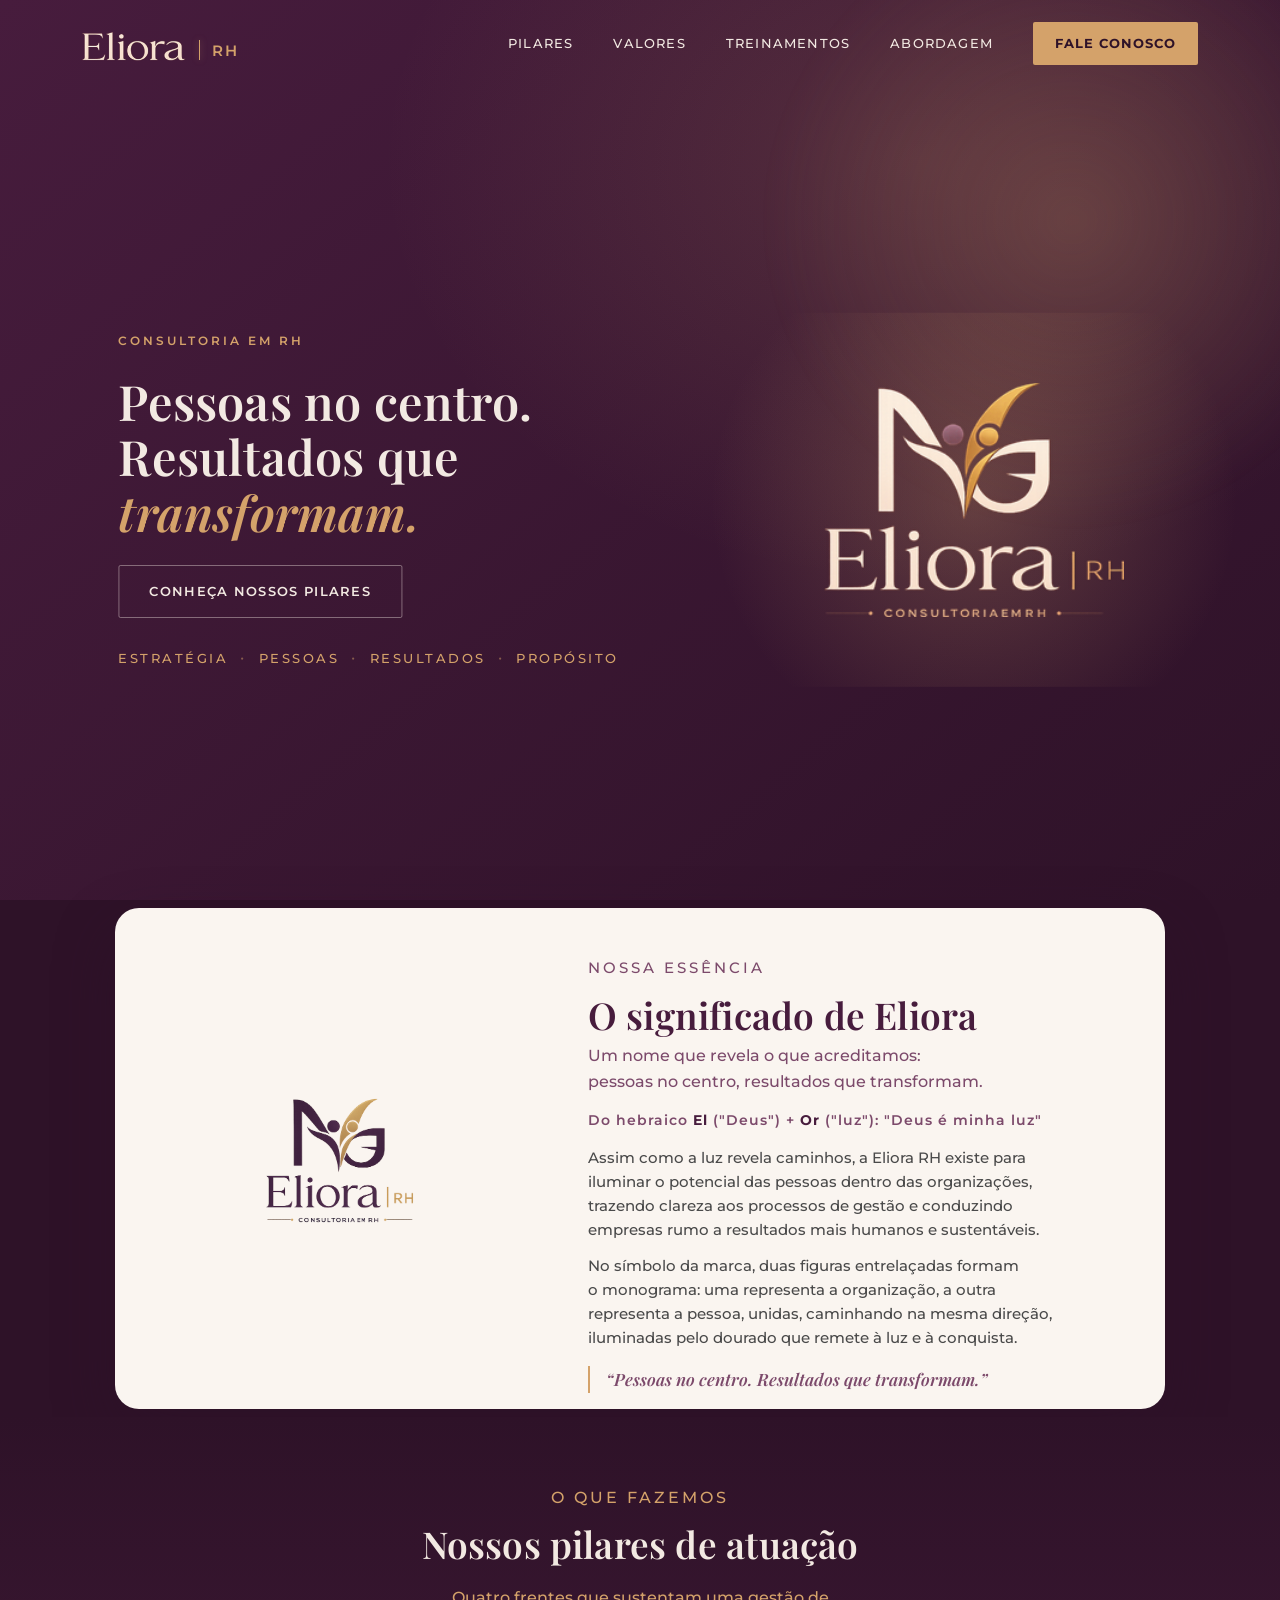
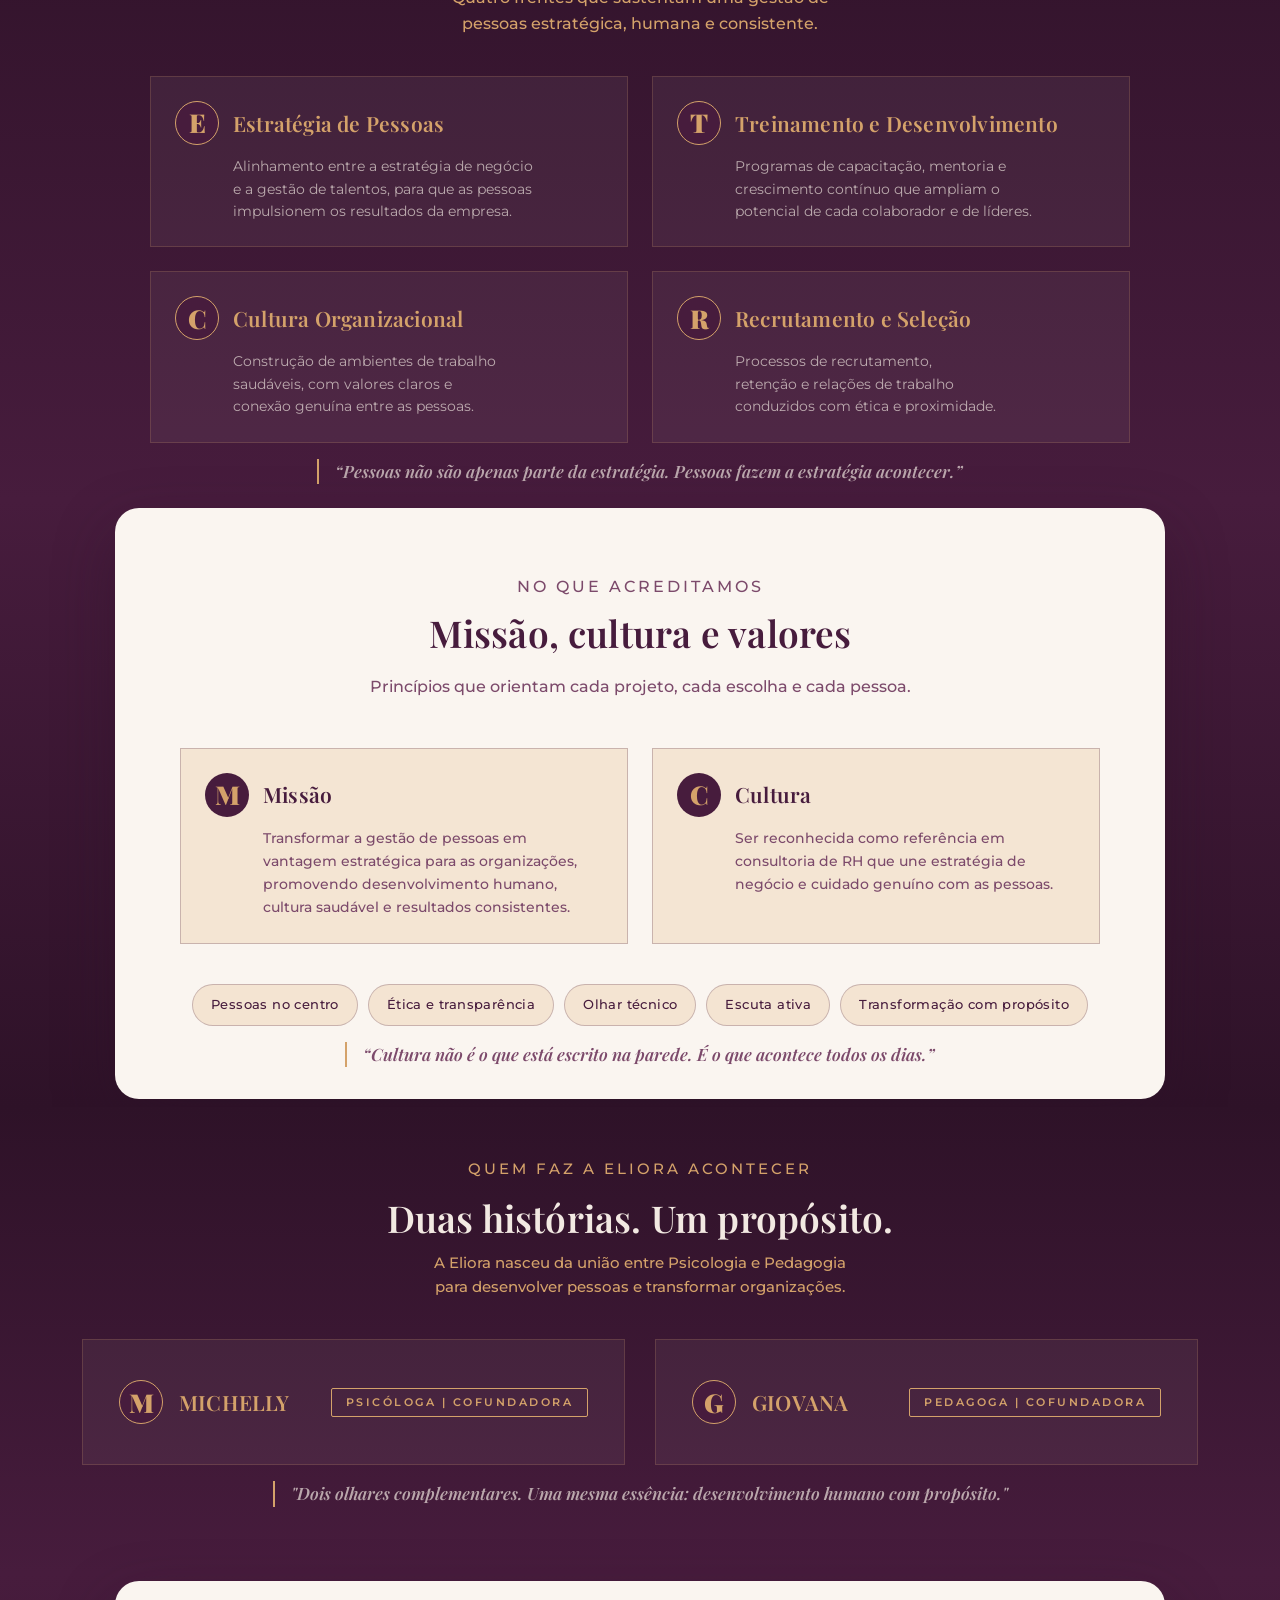
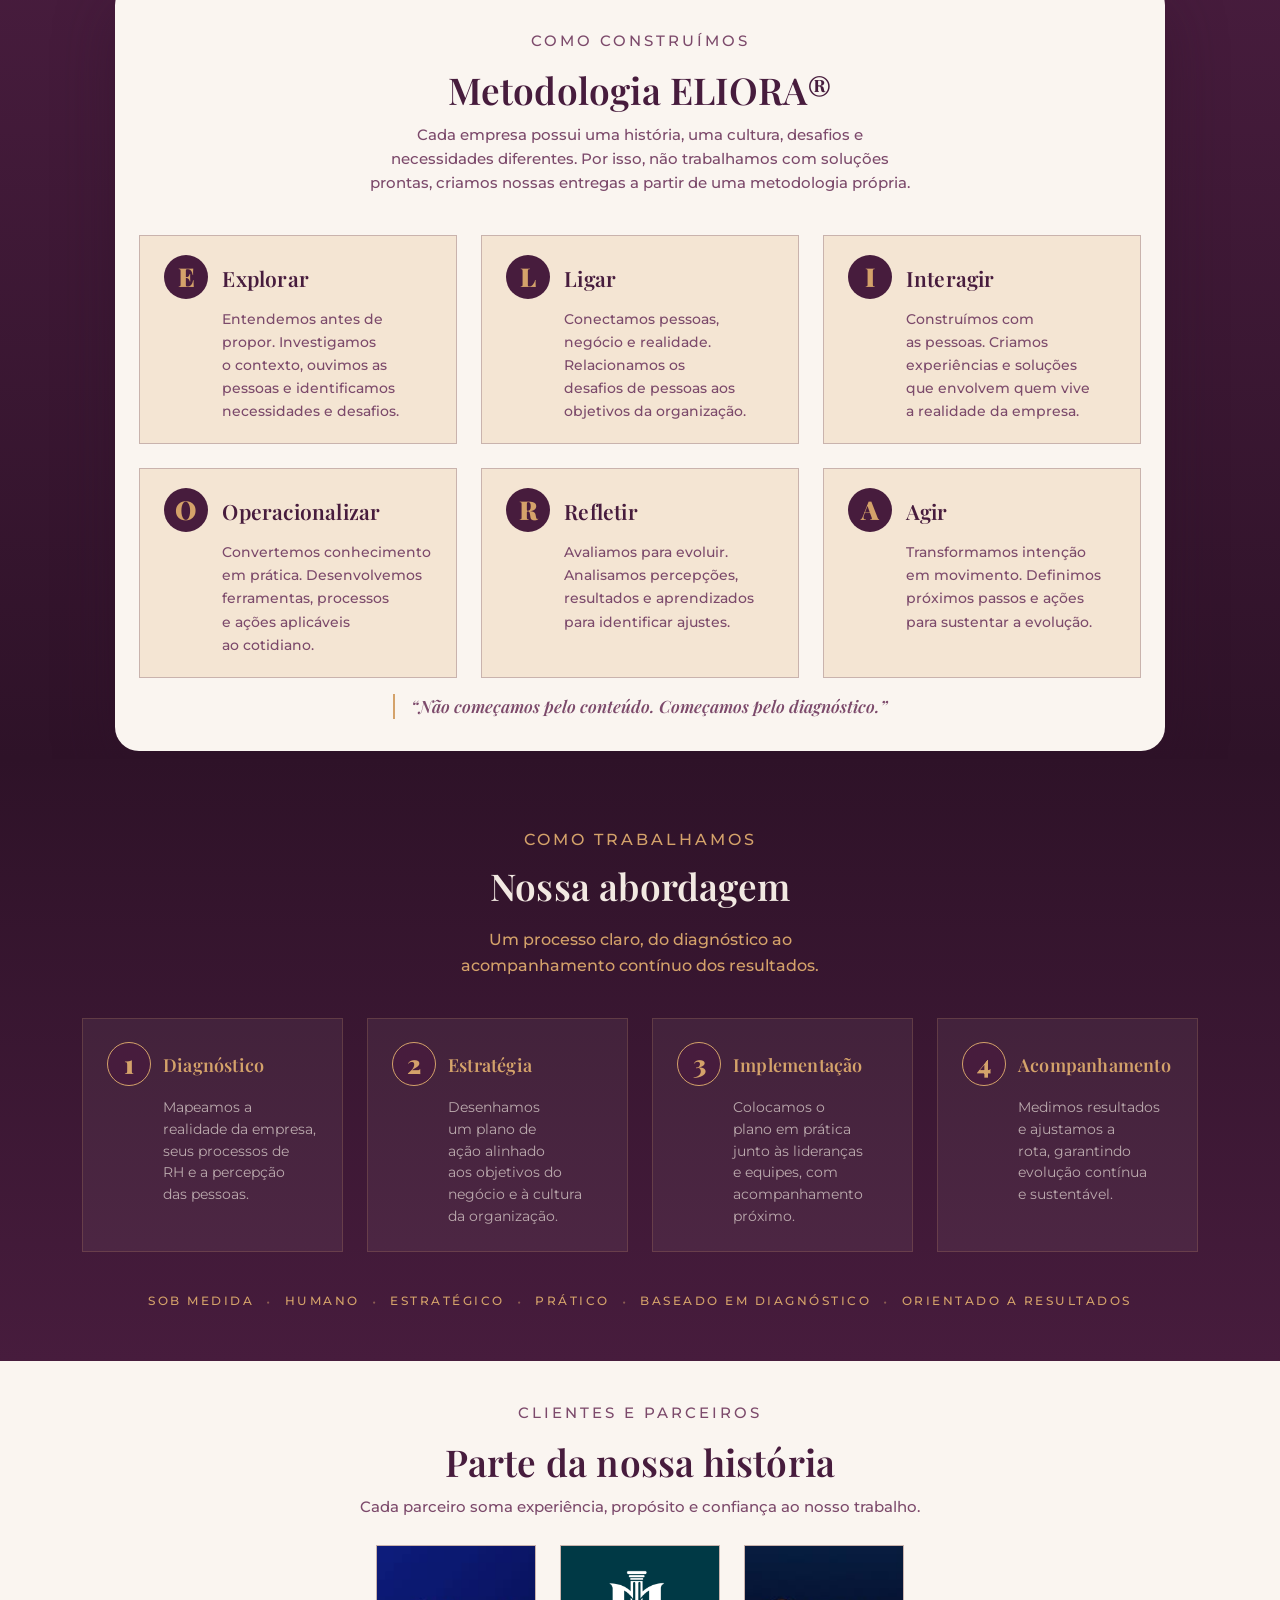
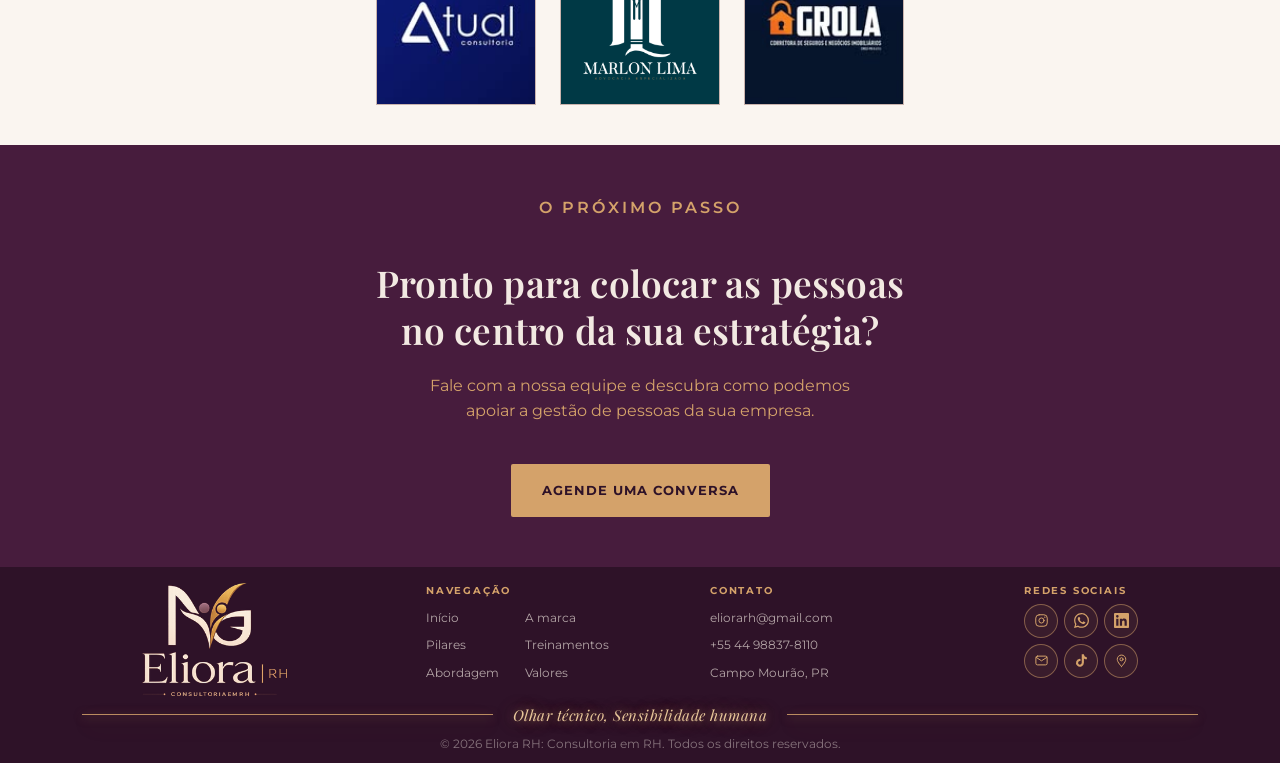
<file: index.html>
<!DOCTYPE html>
<html lang="pt-BR">

<head>
  <meta charset="UTF-8">
  <meta name="viewport" content="width=device-width, initial-scale=1.0">
  <title>Eliora RH: Consultoria em Recursos Humanos</title>
  <meta name="description"
    content="Eliora RH: Consultoria em RH e treinamentos corporativos sob medida. Pessoas no centro, resultados que transformam. Campo Mourão, PR.">
  <link rel="preconnect" href="https://fonts.googleapis.com">
  <link rel="preconnect" href="https://fonts.gstatic.com" crossorigin>
  <link
    href="https://fonts.googleapis.com/css2?family=Playfair+Display:ital,wght@0,400;0,500;0,600;0,700;1,500&family=Montserrat:wght@300;400;500;600;700&display=swap"
    rel="stylesheet">
  <link rel="stylesheet" href="css/tokens.css">
  <link rel="stylesheet" href="css/base.css">
  <link rel="stylesheet" href="css/layout.css">
  <link rel="stylesheet" href="css/components.css">
  <link rel="stylesheet" href="css/responsive.css">
</head>

<body>
  <!-- Skip link para pular a navegação -->
  <a href="#top" class="skip-link">Pular para o conteúdo principal</a>

  <!-- ---------- NAV ---------- -->
  <header id="siteHeader">
    <!-- Botão fixo de contato no header (mobile): WhatsApp → link tree.
         position:absolute relativo ao header (que é fixed) — canto direito.
         Detalhes em css/responsive.css. -->
    <a href="https://eliorarh.netlify.app/" class="header-cta" target="_blank" rel="noopener" aria-label="Fale conosco via Linktree">
      <svg viewBox="0 0 24 24" fill="currentColor" aria-hidden="true">
        <path d="M17.472 14.382c-.297-.149-1.758-.867-2.03-.967-.273-.099-.471-.148-.67.15-.197.297-.767.966-.94 1.164-.173.199-.347.223-.644.075-.297-.15-1.255-.463-2.39-1.475-.883-.788-1.48-1.761-1.653-2.059-.173-.297-.019-.458.13-.606.134-.133.298-.347.446-.52.149-.174.198-.298.298-.497.099-.198.05-.371-.025-.52-.075-.149-.669-1.612-.916-2.207-.242-.579-.487-.5-.669-.51-.173-.008-.371-.01-.57-.01-.198 0-.52.074-.792.372-.272.297-1.04 1.016-1.04 2.479 0 1.462 1.065 2.875 1.213 3.074.149.198 2.096 3.2 5.077 4.487.709.306 1.262.489 1.694.625.712.227 1.36.195 1.871.118.571-.085 1.758-.719 2.006-1.413.248-.694.248-1.289.173-1.413-.074-.124-.272-.198-.57-.347m-5.421 7.403h-.004a9.87 9.87 0 01-5.031-1.378l-.361-.214-3.741.982.998-3.648-.235-.374a9.86 9.86 0 01-1.51-5.26c.001-5.45 4.436-9.884 9.888-9.884 2.64 0 5.122 1.03 6.988 2.898a9.825 9.825 0 012.893 6.994c-.003 5.45-4.437 9.884-9.885 9.884m8.413-18.297A11.815 11.815 0 0012.05 0C5.495 0 .16 5.335.157 11.892c0 2.096.547 4.142 1.588 5.945L.057 24l6.305-1.654a11.882 11.882 0 005.683 1.448h.005c6.554 0 11.89-5.335 11.893-11.893a11.821 11.821 0 00-3.48-8.413z"></path>
      </svg>
    </a>
    <div class="wrap">
      <a href="#top" class="brand-mini"><img src="assets/images/eliora_palavra.png" alt="Eliora"><span class="rh"><span class="rh-full">Consultoria em RH</span><span
            class="rh-short">RH</span></span></a>
      <nav class="links" id="navLinks">
        <a href="#pilares">Pilares</a>
        <a href="#valores">Valores</a>
        <a href="#treinamentos">Treinamentos</a>
        <a href="#abordagem">Abordagem</a>
        <a href="https://eliorarh.netlify.app/" target="_blank" rel="noopener" class="nav-cta">Fale conosco</a>
      </nav>
      <button class="burger" id="burger" aria-label="Abrir menu">
        <span></span><span></span><span></span>
      </button>
    </div>
  </header>

  <!-- ---------- HERO ---------- -->
  <section class="hero" id="top" data-section-theme="dark">
    <div class="wrap">
      <div class="hero-copy">
        <p class="eyebrow hero-eyebrow">Consultoria em RH</p>
        <h1>Pessoas no centro.<br>Resultados que <em>transformam.</em></h1>
        <div class="btn-row">
          <a href="#pilares" class="btn btn-ghost">Conheça nossos pilares</a>
        </div>
        <div class="hero-keywords" aria-label="Foco da consultoria">
          <span>Estratégia</span>
          <span class="dot" aria-hidden="true">&#183;</span>
          <span>Pessoas</span>
          <span class="dot" aria-hidden="true">&#183;</span>
          <span>Resultados</span>
          <span class="dot" aria-hidden="true">&#183;</span>
          <span>Propósito</span>
        </div>
      </div>
      <div class="hero-logo">
        <img src="assets/images/Eliora_RH_Logo_SemBordas.png" alt="Eliora RH">
      </div>
    </div>
  </section>

  <!-- ---------- SIGNIFICADO ---------- -->
  <section class="meaning" id="significado">
    <div class="wrap">
      <div class="meaning-mark reveal">
        <img src="assets/images/logo-meaning.png" alt="Eliora RH">
      </div>
      <div class="reveal">
        <p class="eyebrow">Nossa essência</p>
        <h2>O significado de Eliora</h2>
        <p class="meaning-sub">Um nome que revela o que acreditamos: pessoas no centro, resultados que transformam.</p>
        <p class="etym">Do hebraico <b>El</b> ("Deus") + <b>Or</b> ("luz"): "Deus é minha luz"</p>
        <p class="d-only">Assim como a luz revela caminhos, a Eliora RH existe para iluminar o potencial das pessoas dentro das
          organizações, trazendo clareza aos processos de gestão e conduzindo empresas rumo a resultados mais humanos e
          sustentáveis.</p>
        <p class="m-only">Assim como a luz revela caminhos, a Eliora RH existe para iluminar o potencial das pessoas dentro das
          organizações.</p>
        <p class="d-only">No símbolo da marca, duas figuras entrelaçadas formam o monograma: uma representa a organização, a outra
          representa a pessoa, unidas, caminhando na mesma direção, iluminadas pelo dourado que remete à luz e à
          conquista.</p>
        <blockquote>“Pessoas no centro. Resultados que transformam.”</blockquote>
      </div>
    </div>
  </section>

  <!-- ---------- PILARES ---------- -->
  <section class="pillars" id="pilares" data-section-theme="dark">
    <div class="wrap">
      <div class="section-head reveal">
        <p class="eyebrow">O que fazemos</p>
        <h2>Nossos pilares de atuação</h2>
        <p>Quatro frentes que sustentam uma gestão de pessoas estratégica, humana e consistente.</p>
      </div>
      <div class="pillar-grid">
        <div class="pillar-card reveal">
          <div class="pillar-head">
            <div class="pillar-glyph">E</div>
            <h3>Estratégia de Pessoas</h3>
          </div>
          <p class="d-only">Alinhamento entre a estratégia de negócio e a gestão de talentos, para que as pessoas impulsionem os
            resultados da empresa.</p>
          <p class="m-only">Alinhando estratégia de negócio e gestão de talentos, impulsionando os resultados.</p>
        </div>
        <div class="pillar-card reveal">
          <div class="pillar-head">
            <div class="pillar-glyph">T</div>
            <h3>Treinamento e Desenvolvimento</h3>
          </div>
          <p class="d-only">Programas de capacitação, mentoria e crescimento contínuo que ampliam o potencial de cada colaborador e de
            líderes.</p>
          <p class="m-only">Capacitação, mentoria e crescimento contínuo.</p>
        </div>
        <div class="pillar-card reveal">
          <div class="pillar-head">
            <div class="pillar-glyph">C</div>
            <h3>Cultura Organizacional</h3>
          </div>
          <p class="d-only">Construção de ambientes de trabalho saudáveis, com valores claros e conexão genuína entre as pessoas.</p>
          <p class="m-only">Ambientes de trabalho saudáveis, com valores e conexão genuína.</p>
        </div>
        <div class="pillar-card reveal">
          <div class="pillar-head">
            <div class="pillar-glyph">R</div>
            <h3>Recrutamento e Seleção</h3>
          </div>
          <p class="d-only">Processos de recrutamento, retenção e relações de trabalho conduzidos com ética e proximidade.</p>
          <p class="m-only">Recrutamento, retenção e relações de trabalho conduzidos com ética e proximidade.</p>
        </div>
      </div>
      <div class="quote-band quote-band--single reveal">
        <blockquote>“Pessoas não são apenas parte da estratégia. Pessoas fazem a estratégia acontecer.”</blockquote>
      </div>
    </div>
  </section>

  <!-- ---------- VALORES ---------- -->
  <section class="values" id="valores">
    <div class="wrap">
      <div class="section-head reveal">
        <p class="eyebrow">No que acreditamos</p>
        <h2>Missão, cultura e valores</h2>
        <p class="values-sub">Princípios que orientam cada projeto, cada escolha e cada pessoa.</p>
      </div>
      <div class="mv-grid reveal">
        <div class="mv-card">
          <div class="mv-head">
            <span class="mv-circle" aria-hidden="true">M</span>
            <h3>Missão</h3>
          </div>
          <p class="d-only">Transformar a gestão de pessoas em vantagem estratégica para as organizações, promovendo desenvolvimento
            humano, cultura saudável e resultados consistentes.</p>
          <p class="m-only">Transformar a gestão de pessoas em vantagem estratégica, promovendo desenvolvimento humano e resultados
            consistentes.</p>
        </div>
        <div class="mv-card">
          <div class="mv-head">
            <span class="mv-circle" aria-hidden="true">C</span>
            <h3>Cultura</h3>
          </div>
          <p class="d-only">Ser reconhecida como referência em consultoria de RH que une estratégia de negócio e cuidado genuíno com as
            pessoas.</p>
          <p class="m-only">Ser referência em consultoria de RH que une estratégia de negócio e cuidado genuíno com as pessoas.</p>
        </div>
      </div>
      <div class="value-pills reveal">
        <span>Pessoas no centro</span>
        <span>Ética e transparência</span>
        <span>Olhar técnico</span>
        <span>Escuta ativa</span>
        <span>Transformação com propósito</span>
      </div>
      <div class="quote-band quote-band--single reveal">
        <blockquote>“Cultura não é o que está escrito na parede. É o que acontece todos os dias.”</blockquote>
      </div>
    </div>
  </section>

  
  <section class="training" id="treinamentos">
    <div class="wrap">

      <!-- Facilitadoras -->
      <div class="facilitadoras">
        <div class="training-sub reveal">
          <p class="eyebrow">Quem faz a Eliora acontecer</p>
          <h3>Duas histórias. Um propósito.</h3>
          <p>A Eliora nasceu da união entre Psicologia e Pedagogia para desenvolver pessoas e transformar
            organizações.</p>
        </div>
        <div class="trainers">
          <div class="trainer-card reveal">
            <div class="trainer-avatar">M</div>
            <h3>MICHELLY</h3>
            <span class="trainer-role">Psicóloga | Cofundadora</span>
            <!-- Bios e áreas OCULTOS por enquanto — NÃO descomentar até segunda ordem
            <p class="d-only">Especializada em Psicologia Organizacional e saúde mental no trabalho. Conduz os treinamentos com foco em
              comportamento, autoconhecimento e bem-estar emocional de pessoas e líderes.</p>
            <p class="m-only">Especializada em Psicologia Organizacional e saúde mental no trabalho. Foca em comportamento,
              autoconhecimento e bem-estar emocional.</p>
            <div class="trainer-areas">
              <span>Psicologia Organizacional</span>
              <span>Desenvolvimento de Liderança</span>
              <span>Inteligência Emocional</span>
              <span>Saúde Mental no Trabalho</span>
            </div>
            -->
          </div>
          <div class="trainer-card reveal">
            <div class="trainer-avatar">G</div>
            <h3>GIOVANA</h3>
            <span class="trainer-role">Pedagoga | Cofundadora</span>
            <!-- Bios e áreas OCULTOS por enquanto — NÃO descomentar até segunda ordem
            <p class="d-only">Pedagoga com vivência em RH. Une educação corporativa e experiências de aprendizagem para garantir um
              conteúdo aplicável e conectado à realidade dos participantes.</p>
            <p class="m-only">Pedagoga com vivência em RH. Une educação corporativa e aprendizagem aplicável à realidade dos
              participantes.</p>
            <div class="trainer-areas">
              <span>Desenho Pedagógico</span>
              <span>Treinamento &amp; Desenvolvimento</span>
              <span>Formação de Equipes</span>
              <span>Experiências de Aprendizagem</span>
            </div>
            -->
          </div>
        </div>
        <div class="quote-band quote-band--single reveal">
          <blockquote>"Dois olhares complementares. Uma mesma essência: desenvolvimento humano com propósito."</blockquote>
        </div>
      </div>

      <!-- Metodologia -->
      <div class="methodo-band">
        <div class="methodo-card">
          <div class="training-sub reveal">
            <p class="eyebrow">Como construímos</p>
            <h3>Metodologia ELIORA®</h3>
            <p>Cada empresa possui uma história, uma cultura, desafios e necessidades diferentes. Por isso, não
              trabalhamos com soluções prontas, criamos nossas entregas a partir de uma metodologia própria.</p>
          </div>
          <div class="method-grid">
            <div class="method-step reveal">
              <div class="method-head">
                <div class="num">E</div>
                <h3>Explorar</h3>
              </div>
              <p>Entendemos antes de propor. Investigamos o contexto, ouvimos as pessoas e identificamos necessidades
                e desafios.</p>
            </div>
            <div class="method-step reveal">
              <div class="method-head">
                <div class="num">L</div>
                <h3>Ligar</h3>
              </div>
              <p>Conectamos pessoas, negócio e realidade. Relacionamos os desafios de pessoas aos objetivos da
                organização.</p>
            </div>
            <div class="method-step reveal">
              <div class="method-head">
                <div class="num">I</div>
                <h3>Interagir</h3>
              </div>
              <p>Construímos com as pessoas. Criamos experiências e soluções que envolvem quem vive a realidade da
                empresa.</p>
            </div>
            <div class="method-step reveal">
              <div class="method-head">
                <div class="num">O</div>
                <h3>Operacionalizar</h3>
              </div>
              <p>Convertemos conhecimento em prática. Desenvolvemos ferramentas, processos e ações aplicáveis ao
                cotidiano.</p>
            </div>
            <div class="method-step reveal">
              <div class="method-head">
                <div class="num">R</div>
                <h3>Refletir</h3>
              </div>
              <p>Avaliamos para evoluir. Analisamos percepções, resultados e aprendizados para identificar ajustes.</p>
            </div>
            <div class="method-step reveal">
              <div class="method-head">
                <div class="num">A</div>
                <h3>Agir</h3>
              </div>
              <p>Transformamos intenção em movimento. Definimos próximos passos e ações para sustentar a evolução.</p>
            </div>
          </div>
          <div class="quote-band quote-band--single reveal">
            <blockquote>“Não começamos pelo conteúdo. Começamos pelo diagnóstico.”</blockquote>
          </div>
        </div>
      </div>
      
      <!--Este trecho está ocultado por enquanto, nao deve ser descomentado
      Trilhas
      <div class="trilhas-band">
        <div class="training-sub reveal">
          <p class="eyebrow">Portfólio de Treinamentos</p>
          <h3>Treinamentos sob medida</h3>
          <p>Experiências práticas e humanas, construídas a partir da realidade de cada organização.</p>
        </div>
        <div class="trilhas">
          <div class="trilha-card reveal">
            <div class="trilha-head">
              <div class="trilha-glyph">O</div>
              <h3>Onboarding e Integração</h3>
            </div>
            <p>Programas estruturados para acolher e integrar novos colaboradores à cultura da empresa desde o primeiro
              dia.</p>
          </div>
          <div class="trilha-card reveal">
            <div class="trilha-head">
              <div class="trilha-glyph">T</div>
              <h3>Times de Alta Performance</h3>
            </div>
            <p>Ferramentas práticas para engajar, delegar e desenvolver equipes com foco em resultado e colaboração.</p>
          </div>
          <div class="trilha-card featured reveal">
            <span class="badge-carrochefe">Carro-chefe</span>
            <div class="trilha-head">
              <div class="trilha-glyph">D</div>
              <h3>Desenvolvimento de Liderança</h3>
            </div>
            <p>Formação de líderes mais autoconscientes, preparados para gerir pessoas, dar feedback e conduzir equipes
              rumo a resultados.</p>
          </div>
          <div class="trilha-card reveal">
            <div class="trilha-head">
              <div class="trilha-glyph">C</div>
              <h3>Cultura e Engajamento</h3>
            </div>
            <p>Fortalecimento de valores, senso de pertencimento e clima organizacional saudável.</p>
          </div>
          <div class="trilha-card reveal">
            <div class="trilha-head">
              <div class="trilha-glyph">I</div>
              <h3>Inteligência Emocional</h3>
            </div>
            <p>Autoconhecimento e regulação emocional aplicados às relações e desafios do dia a dia corporativo.</p>
          </div>
          <div class="trilha-card reveal">
            <div class="trilha-head">
              <div class="trilha-glyph">C</div>
              <h3>Comunicação e Feedback</h3>
            </div>
            <p>Desenvolvimento de comunicação assertiva e construção de uma cultura de feedback contínuo entre líderes e
              equipes.</p>
          </div>
        </div>
      </div>

      <div class="formatos-band">
        <div class="formatos-card">
          <div class="training-sub reveal">
            <p class="eyebrow">Modelos de entrega</p>
            <h3>Formatos de treinamento</h3>
            <p>Do encontro único à trilha continuada, sempre adaptados ao cliente.</p>
          </div>
          <div class="formatos">
            <div class="formato-item reveal">
              <div class="formato-head">
                <span class="formato-circle" aria-hidden="true">I</span>
                <h3>In company, presencial ou online</h3>
              </div>
              <p>Treinamentos aplicados dentro da empresa, no formato que melhor se adequar à rotina e à estrutura do
                cliente.</p>
            </div>
            <div class="formato-item reveal">
              <div class="formato-head">
                <span class="formato-circle" aria-hidden="true">P</span>
                <h3>Programas pontuais ou continuados</h3>
              </div>
              <p>Desde workshops de um único encontro até trilhas de desenvolvimento com múltiplos módulos ao longo do
                tempo.</p>
            </div>
            <div class="formato-item reveal">
              <div class="formato-head">
                <span class="formato-circle" aria-hidden="true">A</span>
                <h3>Acompanhamento pós-treinamento</h3>
              </div>
              <p>Suporte à aplicação prática dos aprendizados, para que o treinamento gere impacto real no dia a dia da
                empresa.</p>
            </div>
            <div class="formato-item reveal">
              <div class="formato-head">
                <span class="formato-circle" aria-hidden="true">T</span>
                <h3>Turmas de liderança ou times completos</h3>
              </div>
              <p>Programas desenhados tanto para grupos de liderança quanto para equipes operacionais, de acordo com a
                necessidade.</p>
            </div>
          </div>
        </div>
      </div>
    </div>
  </section>
Este trecho está ocultado por enquanto, nao deve ser descomentado-->
    </div>
  </section>

  <!-- ---------- ABORDAGEM / PROCESSO ---------- -->
  <section class="process" id="abordagem" data-section-theme="dark">
    <div class="wrap">
      <div class="section-head reveal">
        <p class="eyebrow on-dark">Como trabalhamos</p>
        <h2>Nossa abordagem</h2>
        <p>Um processo claro, do diagnóstico ao acompanhamento contínuo dos resultados.</p>
      </div>
      <div class="timeline">
        <div class="step reveal">
          <div class="step-head">
            <div class="num">1</div>
            <h3>Diagnóstico</h3>
          </div>
          <p>Mapeamos a realidade da empresa, seus processos de RH e a percepção das pessoas.</p>
        </div>
        <div class="step reveal">
          <div class="step-head">
            <div class="num">2</div>
            <h3>Estratégia</h3>
          </div>
          <p>Desenhamos um plano de ação alinhado aos objetivos do negócio e à cultura da organização.</p>
        </div>
        <div class="step reveal">
          <div class="step-head">
            <div class="num">3</div>
            <h3>Implementação</h3>
          </div>
          <p>Colocamos o plano em prática junto às lideranças e equipes, com acompanhamento próximo.</p>
        </div>
        <div class="step reveal">
          <div class="step-head">
            <div class="num">4</div>
            <h3>Acompanhamento</h3>
          </div>
          <p>Medimos resultados e ajustamos a rota, garantindo evolução contínua e sustentável.</p>
        </div>
      </div>
      <div class="hero-keywords process-keywords reveal" aria-label="Jeito de fazer da Eliora RH">
        <span>Sob medida</span>
        <span class="dot" aria-hidden="true">&#183;</span>
        <span>Humano</span>
        <span class="dot" aria-hidden="true">&#183;</span>
        <span>Estratégico</span>
        <span class="dot" aria-hidden="true">&#183;</span>
        <span>Prático</span>
        <span class="dot" aria-hidden="true">&#183;</span>
        <span>Baseado em diagnóstico</span>
        <span class="dot" aria-hidden="true">&#183;</span>
        <span>Orientado a resultados</span>
      </div>
    </div>
  </section>

  <!-- ---------- PARCEIROS (linha de molduras) ---------- -->
  <section class="partners" id="parceiros">
    <div class="wrap">
      <div class="training-sub reveal">
        <p class="eyebrow">Clientes e parceiros</p>
        <h3>Parte da nossa história</h3>
        <p>Cada parceiro soma experiência, propósito e confiança ao nosso trabalho.</p>
      </div>
      <div class="partner-row reveal">
        <!-- Adicione cada parceiro como um .partner-item (moldura + descrição) -->
        <div class="partner-item">
          <div class="partner-frame">
            <img src="assets/icons/Atual Consultoria Financeira.jpg" alt="Atual Consultoria Empresarial Financeira">
          </div>
          <p class="partner-name">Atual Consultoria Empresarial Financeira</p>
        </div>
        <div class="partner-item">
          <div class="partner-frame">
            <img src="assets/icons/Marlon Lima Advocacia.png" alt="Marlon Lima Advocacia Especializada">
          </div>
          <p class="partner-name">Marlon Lima<br>Advocacia Especializada</p>
        </div>
        <div class="partner-item">
          <div class="partner-frame">
            <img src="assets/icons/Grola Corretora.jpg" alt="Grola Corretora e Negócios Imobiliários">
          </div>
          <p class="partner-name">Grola Corretora e Negócios Imobiliários</p>
        </div>
      </div>
    </div>
  </section>

  <!-- ---------- CTA ---------- -->
  <section class="cta" id="contato" data-section-theme="dark">
    <div class="wrap">
      <p class="eyebrow">O próximo passo</p>
      <h2>Pronto para colocar as pessoas no centro da sua estratégia?</h2>
      <p>Fale com a nossa equipe e descubra como podemos apoiar a gestão de pessoas da sua empresa.</p>
      <div class="btn-row">
        <a href="https://eliorarh.netlify.app/" target="_blank" rel="noopener" class="btn btn-primary">Agende uma
          conversa</a>
      </div>
    </div>
  </section>

  <!-- ---------- FOOTER ---------- -->
  <footer data-section-theme="dark">
    <div class="wrap">
      <div class="foot-grid">
        <div class="foot-brand-col">
          <img src="assets/images/Eliora_RH_Logo_SemBordas.png" alt="Eliora RH">
        </div>
        <div class="foot-nav-col">
          <h4>Navegação</h4>
          <ul class="foot-nav">
            <li><a href="#top">Início</a></li>
            <li><a href="#significado">A marca</a></li>
            <li><a href="#pilares">Pilares</a></li>
            <li><a href="#treinamentos">Treinamentos</a></li>
            <li><a href="#abordagem">Abordagem</a></li>
            <li><a href="#valores">Valores</a></li>
          </ul>
        </div>
        <div class="foot-contact-col">
          <h4>Contato</h4>
          <ul>
            <li><a href="mailto:eliorarh@gmail.com">eliorarh@gmail.com</a></li>
            <li><a href="tel:+5544988378110">+55 44 98837-8110</a></li>
            <li><a href="https://www.google.com/maps/search/?api=1&query=Campo+Mour%C3%A3o%2C+PR"
                class="foot-location">Campo Mourão, PR</a></li>
          </ul>
        </div>
        <div class="foot-social-col">
          <h4>Redes sociais</h4>
          <div class="foot-social">
            <a href="https://instagram.com/eliora.rh" class="soc-instagram" aria-label="Instagram"><svg
                viewBox="0 0 24 24" fill="none" stroke="currentColor" stroke-width="1.6" stroke-linecap="round"
                stroke-linejoin="round">
                <rect x="2.8" y="2.8" width="18.4" height="18.4" rx="5.4" />
                <circle cx="12" cy="12" r="4.1" />
                <circle cx="17.3" cy="6.7" r="1.05" fill="currentColor" stroke="none" />
              </svg></a>
            <a href="https://wa.me/5544988378110?text=Ol%C3%A1%2C%20Eliora%20RH!%20Vim%20pelo%20cart%C3%A3o%20e%20gostaria%20de%20conversar."
              class="soc-whatsapp" aria-label="WhatsApp"><svg viewBox="0 0 24 24" fill="currentColor">
                <path
                  d="M17.472 14.382c-.297-.149-1.758-.867-2.03-.967-.273-.099-.471-.148-.67.15-.197.297-.767.966-.94 1.164-.173.199-.347.223-.644.075-.297-.15-1.255-.463-2.39-1.475-.883-.788-1.48-1.761-1.653-2.059-.173-.297-.019-.458.13-.606.134-.133.298-.347.446-.52.149-.174.198-.298.298-.497.099-.198.05-.371-.025-.52-.075-.149-.669-1.612-.916-2.207-.242-.579-.487-.5-.669-.51-.173-.008-.371-.01-.57-.01-.198 0-.52.074-.792.372-.272.297-1.04 1.016-1.04 2.479 0 1.462 1.065 2.875 1.213 3.074.149.198 2.096 3.2 5.077 4.487.709.306 1.262.489 1.694.625.712.227 1.36.195 1.871.118.571-.085 1.758-.719 2.006-1.413.248-.694.248-1.289.173-1.413-.074-.124-.272-.198-.57-.347m-5.421 7.403h-.004a9.87 9.87 0 01-5.031-1.378l-.361-.214-3.741.982.998-3.648-.235-.374a9.86 9.86 0 01-1.51-5.26c.001-5.45 4.436-9.884 9.888-9.884 2.64 0 5.122 1.03 6.988 2.898a9.825 9.825 0 012.893 6.994c-.003 5.45-4.437 9.884-9.885 9.884m8.413-18.297A11.815 11.815 0 0012.05 0C5.495 0 .16 5.335.157 11.892c0 2.096.547 4.142 1.588 5.945L.057 24l6.305-1.654a11.882 11.882 0 005.683 1.448h.005c6.554 0 11.89-5.335 11.893-11.893a11.821 11.821 0 00-3.48-8.413z" />
              </svg></a>
            <a href="https://www.linkedin.com/company/eliorarh" class="soc-linkedin" aria-label="LinkedIn"><svg viewBox="0 0 24 24"
                fill="currentColor">
                <path
                  d="M20.447 20.452h-3.554v-5.569c0-1.328-.027-3.037-1.852-3.037-1.853 0-2.136 1.445-2.136 2.939v5.667H9.351V9h3.414v1.561h.046c.477-.9 1.637-1.85 3.37-1.85 3.601 0 4.267 2.37 4.267 5.455v6.286zM5.337 7.433a2.062 2.062 0 01-2.063-2.065 2.064 2.064 0 112.063 2.065zm1.782 13.019H3.555V9h3.564v11.452zM22.225 0H1.771C.792 0 0 .774 0 1.729v20.542C0 23.227.792 24 1.771 24h20.451C23.2 24 24 23.227 24 22.271V1.729C24 .774 23.2 0 22.225 0z" />
              </svg></a>
            <a href="mailto:eliorarh@gmail.com" class="soc-email" aria-label="E-mail"><svg viewBox="0 0 24 24"
                fill="none" stroke="currentColor" stroke-width="1.6" stroke-linecap="round" stroke-linejoin="round">
                <rect x="3" y="5" width="18" height="14" rx="2.5" />
                <path d="M3.5 7l8.5 5.5L20.5 7" />
              </svg></a>
<a href="https://www.tiktok.com/@eliora.rh?_r=1&_t=ZS-996dEU316y0" class="soc-tiktok" aria-label="TikTok"><svg viewBox="0 0 24 24"
                fill="currentColor">
                <path
                  d="M19.59 6.69a4.83 4.83 0 01-3.77-4.25V2h-3.45v13.67a2.89 2.89 0 01-5.2 1.74 2.89 2.89 0 012.31-4.64 2.93 2.93 0 01.88.13V9.4a6.84 6.84 0 00-1-.05A6.33 6.33 0 005 20.1a6.34 6.34 0 0010.86-4.43v-7a8.16 8.16 0 004.77 1.52v-3.4a4.85 4.85 0 01-1-.1z" />
                </svg></a>
            <a href="https://www.google.com/maps/search/?api=1&query=Campo+Mour%C3%A3o%2C+PR" class="soc-location"
              aria-label="Localização"><svg viewBox="0 0 24 24" fill="none" stroke="currentColor" stroke-width="1.6"
                stroke-linecap="round" stroke-linejoin="round">
                <path d="M12 21.5s6.8-6.6 6.8-11.4a6.8 6.8 0 10-13.6 0c0 4.8 6.8 11.4 6.8 11.4z" />
                <circle cx="12" cy="10" r="2.5" />
              </svg></a>
          </div>
        </div>
      </div>
      <p class="foot-tagline"><span>Olhar técnico, <em>Sensibilidade humana</em></span></p>
      <div class="foot-bottom">
        <p>© 2026 Eliora RH: Consultoria em RH. Todos os direitos reservados.</p>
      </div>
    </div>
  </footer>

  <script src="js/main.js" defer></script>
</body>

</html>
</file>
<file: css/tokens.css>
/* ---------- DESIGN TOKENS ---------- */
/* Paleta de cores e tipografias da marca Eliora RH. */
:root{
  --plum: #471C3D;
  --plum-deep: #2E1228;
  --mauve: #7C4A6B;
  --gold: #D4A26A;
  --gold-light: #E8C79A;
  --cream: #F2E9E2;
  --cream-soft: #FAF5F0;
  --grey: #333333;
  --grey-mid: #4A4A4A; /* texto corrido sobre fundos claros (já utilizado no design) */
  --white: #FFFFFF;
  --serif: 'Playfair Display', Georgia, serif;
  --sans: 'Montserrat', -apple-system, sans-serif;
}
</file>
<file: css/base.css>
/* ---------- RESET ---------- */
*{ margin:0; padding:0; box-sizing:border-box; }
html{ scroll-behavior:smooth; }
body{
  font-family: var(--sans);
  color: var(--grey);
  background: var(--white);
  line-height: 1.6;
  -webkit-font-smoothing: antialiased;
  overflow-x: hidden;
}
img{ max-width:100%; display:block; }
a{ color:inherit; text-decoration:none; }
ul{ list-style:none; }
section{ position: relative; }

/* Texto alternativo mobile/desktop (ver revisao-textos-mobile.html):
   .d-only = só desktop | .m-only = só mobile (troca em responsive.css ≤640px) */
.m-only{ display:none; }

/* ---------- UTILIDADES ---------- */
.wrap{
  max-width: 1180px;
  margin: 0 auto;
  padding: 0 32px;
}
/* Eyebrows — sistema por contexto:
   fundo claro = mauve (acessível, AA) | fundo escuro (plum) = gold */
.eyebrow{
  font-family: var(--sans);
  font-size: 12px;
  font-weight: 600;
  letter-spacing: 3px;
  text-transform: uppercase;
  color: var(--mauve);
}
.eyebrow.on-dark{ color: var(--gold); }

/* ---------- TIPOGRAFIA ---------- */
/* Quebras de linha equilibradas em textos com 2+ linhas
   (balance é aplicado pelo navegador apenas até ~6 linhas; sem hifens) */
h1,h2,h3,p,blockquote{ text-wrap: balance; }
h1,h2,h3{
  font-family: var(--serif);
  color: var(--plum);
  font-weight: 600;
  letter-spacing: 0.2px;
}
/* Escala tipográfica da marca — hierarquia em 4 níveis, definida em UM lugar só:
   1) H1 hero  >  2) H2 seção  >  3) H3 sub-seção  >  4) H3 card */
h1{ font-size: clamp(30px, 3.8vw, 50px); line-height: 1.15; }
h2{ font-size: clamp(24px, 2.9vw, 37px); line-height: 1.25; }
h3{ font-size: clamp(17px, 1.7vw, 21px); line-height: 1.35; }

/* ---------- DIVIDER ---------- */
.divider{
  display:flex;
  align-items:center;
  justify-content:center;
  gap:14px;
  margin: 22px 0;
}
.divider .line{
  height:1px;
  width: 64px;
  background: linear-gradient(90deg, transparent, var(--gold), var(--gold));
}
.divider.center .line:first-child{ background: linear-gradient(90deg, transparent, var(--gold)); }
.divider.center .line:last-child{ background: linear-gradient(90deg, var(--gold), transparent); }
.divider .dot{
  width:6px; height:6px; border-radius:50%;
  background: var(--gold);
  box-shadow: 0 0 10px 1px rgba(212,162,106,0.6);
}

/* ---------- BOTÕES ---------- */
.btn-row{ display:flex; gap:18px; flex-wrap:wrap; }
.btn{
  display:inline-flex;
  align-items:center;
  gap:10px;
  padding: 15px 30px;
  font-size: 13px;
  font-weight: 600;
  letter-spacing: 1.3px;
  text-transform: uppercase;
  border-radius: 2px;
  transition: all .3s ease;
  border: 1px solid transparent;
  cursor:pointer;
}
.btn-primary{ background: var(--gold); color: var(--plum-deep); font-weight: 700; letter-spacing: 1px; }
.btn-primary:hover{
  transform: translateY(-3px) scale(1.06);
}
.btn-ghost{ border-color: rgba(242,233,226,0.4); color: var(--cream); }
.btn-ghost:hover{
  background: rgba(212,162,106,0.08);
  border-color: rgba(212,162,106,0.45);
  color: var(--gold);
  transform: translateY(-3px);
}

/* ---------- REVEAL ---------- */
.reveal{
  opacity:0;
  transform: translateY(26px);
  transition: opacity .8s ease, transform .8s ease;
}
.reveal.in{ opacity:1; transform: translateY(0); }

/* ---------- FOCUS VISIBLE ---------- */
*:focus-visible{
  outline: 2px solid var(--plum);
  outline-offset: 2px;
}

/* ---------- SKIP LINK ---------- */
.skip-link{
  position: absolute;
  left: -999px;
  top: auto;
  width: 1px; height: 1px;
  overflow: hidden;
}
.skip-link:focus{
  position: fixed;
  left: 32px;
  top: 32px;
  width: auto; height: auto;
  background: var(--white);
  padding: 8px;
  z-index: 100;
  color: var(--grey);
  text-decoration: none;
}

/* ---------- REVEAL ---------- */
.reveal{
  opacity:0;
  transform: translateY(26px);
  transition: opacity .8s ease, transform .8s ease;
}
.reveal.in{ opacity:1; transform: translateY(0); }

@media (prefers-reduced-motion: reduce){
  *{ animation: none !important; transition: none !important; }
}
</file>
<file: css/layout.css>
/* ---------- NAV ---------- */
header{
  position: fixed;
  top:0; left:0; right:0;
  z-index: 500;
  padding: 22px 0;
  transition: all .4s ease;
}
header .wrap{
  display:flex;
  align-items:center;
  justify-content:space-between;
}
header.scrolled{
  background: rgba(255,255,255,0.92);
  backdrop-filter: blur(10px);
  padding: 14px 0;
  box-shadow: 0 4px 24px rgba(75,34,66,0.08);
}
/* Header sobre blocos escuros (hero, pilares, abordagem, CTA, footer) */
header.scrolled.on-dark{
  background: rgba(46,18,40,0.88);
  box-shadow: 0 4px 24px rgba(0,0,0,0.3);
}
header.scrolled.on-dark .brand-mini{ color: var(--cream); }
header.scrolled.on-dark nav.links a{ color: var(--cream); }
header.scrolled.on-dark .burger span{ background: var(--cream); }
.brand-mini{
  display:flex; align-items:baseline; gap:10px;
  font-family: var(--serif);
  font-size: 34px;
  font-weight: 600;
  color: var(--cream);
  transition: color .4s ease;
}
/* Wordmark em imagem — mesma altura do texto "Eliora" (proporções mantidas);
   top desloca apenas a imagem (sem afetar o texto ao lado) para alinhar
   a base dos glifos com a linha-base do texto */
.brand-mini img{
  height: 34px;
  width: auto;
  display: block;
  position: relative;
  top: 4px;
}
header.scrolled .brand-mini{ color: var(--plum); }
.brand-mini .rh{
  font-family: var(--sans);
  font-size: 15px;
  line-height: 1;
  letter-spacing: 2px;
  color: var(--gold);
  display:inline-flex;
  align-items:center;
  gap: 12px;
  margin-left: 3px;
}
.brand-mini .rh::before{
  content:'';
  width: 1px;
  height: 20px;
  background: var(--gold);
  box-shadow: 0 0 6px rgba(212,162,106,0.5);
  flex-shrink: 0;
}
/* Nome completo "Consultoria em RH" só no mobile */
.rh-full{ display:none; }
nav.links{
  display:flex;
  align-items:center;
  gap: 40px;
}
nav.links a{
  font-size: 13px;
  letter-spacing: 1.2px;
  font-weight: 500;
  text-transform: uppercase;
  color: var(--cream);
  transition: color .4s ease;
  position:relative;
}
header.scrolled nav.links a{ color: var(--grey); }
nav.links a:hover{ color: var(--gold); }
header.scrolled nav.links a:hover,
header.scrolled.on-dark nav.links a:hover{ color: var(--gold); }
nav.links a::after{
  content:'';
  position:absolute; left:0; bottom:-6px;
  width:0; height:1px;
  background: var(--gold);
  transition: width .25s ease;
}
nav.links a:hover::after{ width:100%; }
.nav-cta{
  background: var(--gold);
  color: var(--plum-deep) !important;
  padding: 11px 22px;
  border-radius: 2px;
  font-weight: 700 !important;
  letter-spacing: 1px !important;
  transition: color .4s ease, transform .3s ease;
}
.nav-cta::after{ display:none; }
.nav-cta:hover{
  transform: translateY(-2px) scale(1.06);
}

.burger{
  display:none;
  flex-direction:column;
  gap:5px;
  background:none;
  border:none;
  cursor:pointer;
  z-index: 600;
}
.burger span{
  width: 26px; height: 2px;
  background: var(--cream);
  transition: all .3s ease;
}
header.scrolled .burger span{ background: var(--plum); }

/* ============================================================
   FOOTER — PADRÃO OFICIAL DE LAYOUT
   ------------------------------------------------------------
   Estrutura: grid de 4 colunas iguais (1fr) — Logo / Navegação /
   Contato / Redes sociais. Cada coluna é um flex column que
   agrupa título + conteúdo.
   Alinhamento:
     - Recuo uniforme de 60px nas extremidades
       (logo esquerda, título+ícones sociais direita)
     - Colunas centrais (Navegação, Contato) margin-left:60px
       para acompanhar o recuo da logo
     - Container compactado (max-width:980px) e centralizado
     - Coluna de redes sociais: título e ícones SEMPRE juntos
       (ver bloco documentado abaixo)
   Responsivo (responsive.css):
     - ≤980px : 2 colunas, padrão de recuo mantido
     - ≤640px : 3 colunas (Contato | Logo | Redes sociais), navegação
        oculta, contato à esquerda, logo centralizada, redes à direita,
        copyright centralizado abaixo
   ============================================================ */
footer{
  background: var(--plum-deep);
  width: 100%;
  padding: 16px 0 10px;
  box-sizing: border-box;
}
/* Compactação horizontal do footer: conteúdo mais centralizado */

.foot-grid{
  display:grid;
  grid-template-columns: repeat(4, 1fr);
  gap: 20px;
  padding-bottom: 10px;
}
/* Cada coluna é um flex column para título e conteúdo seguirem juntos */
.foot-brand-col,
.foot-nav-col,
.foot-contact-col,
.foot-social-col{
  display:flex;
  flex-direction:column;
  align-items:flex-start;
}
.foot-brand-col img{ width: 145px; margin-bottom: 4px; margin-left: 60px; }
/* Colunas centrais acompanham o recuo das extremidades para alinhamento */
.foot-nav-col,
.foot-contact-col{
  margin-left: 60px;
}
footer h4{
  font-family: var(--sans);
  font-size: 10px;
  letter-spacing: 1.8px;
  text-transform:uppercase;
  color: var(--gold);
  margin-bottom: 5px;
}
/* ============================================================
   COLUNA DE REDES SOCIAIS — PADRÃO DE ALINHAMENTO
   ------------------------------------------------------------
   Padrão oficial: título e ícones ficam ALINHADOS JUNTOS,
   recuados da borda direita do footer (margem direita própria).
   Regras correspondentes no responsive.css:
     - ≤980px : mantém alinhamento à direita (mesmo padrão desktop)
     - ≤640px : título + ícones continuam juntos, alinhados à direita
                (flex-end) na coluna de redes sociais do layout 3 colunas
   NÃO alterar título e ícones de forma independente — eles devem
   compartilhar a mesma base de alinhamento.
   ============================================================ */
.foot-social-col{
  align-items:flex-end;   /* título e ícones juntos à direita (herda flex column do bloco comum) */
}
.foot-social-col h4{
  width: 114px;               /* mesma largura da grade de ícones (3×34px + 2×6px de gap) — título começa alinhado com o 1º ícone */
  text-align: left;
  margin-right: 60px;     /* recuo do título em relação à borda direita */
}
footer ul li{ margin-bottom: 2px; }
.foot-nav{
  display:grid;
  grid-template-columns: repeat(2, auto);
  column-gap: 26px;
  justify-content: start;
  align-content: start;
}
footer ul li a{
  color: rgba(242,233,226,0.68);
  font-size: 12px;
  transition: color .25s ease;
}
footer ul li a:hover{ color: var(--gold); }
.foot-bottom{
  display:flex;
  justify-content:center;
  align-items:center;
  padding-top: 8px;
  flex-wrap:wrap;
  gap: 10px;
}
.foot-bottom p{
  color: rgba(242,233,226,0.45);
  font-size: 11.5px;
}
/* Grid dos ícones — segue o padrão da coluna (ver bloco .foot-social-col acima) */
.foot-social{
  display:grid;
  grid-template-columns: repeat(3, 34px);
  gap: 6px;
  justify-content: end;   /* ícones à direita, junto com o título */
  margin-right: 60px;     /* recuo do bloco em relação à borda direita — mesmo valor do título */
}
.foot-social a{
  width: 34px; height:34px;
  border: 1px solid rgba(212,162,106,0.5);
  border-radius:50%;
  display:flex; align-items:center; justify-content:center;
  color: var(--gold);
  background: rgba(212,162,106,0.07);
  transition: all .3s ease;
}
.foot-social a:hover{
  border-color: var(--gold);
  color: var(--gold);
  background: rgba(212,162,106,0.12);
  transform: translateY(-3px);
  box-shadow: 0 8px 20px rgba(212,162,106,0.22);
}
/* Hover com identidade visual por rede */
.foot-social a.soc-instagram:hover{
  background: #D6249F;
  border-color: transparent;
  color: #fff;
  box-shadow: 0 8px 20px rgba(214,36,159,0.35);
}
.foot-social a.soc-whatsapp:hover{
  background: #25D366;
  border-color: transparent;
  color: #fff;
  box-shadow: 0 8px 20px rgba(37,211,102,0.35);
}
.foot-social a.soc-linkedin:hover{
  background: #0A66C2;
  border-color: transparent;
  color: #fff;
  box-shadow: 0 8px 20px rgba(10,102,194,0.35);
}
.foot-social a.soc-tiktok:hover{
  background: #000;
  border-color: transparent;
  color: #fff;
  box-shadow: 0 8px 20px rgba(37,244,238,0.3);
}
.foot-social a.soc-email:hover{
  background: #EA4335;
  border-color: transparent;
  color: #fff;
  box-shadow: 0 8px 20px rgba(234,67,53,0.35);
}
.foot-social a.soc-location:hover{
  background: #4285F4;
  border-color: transparent;
  color: #fff;
  box-shadow: 0 8px 20px rgba(66,133,244,0.4);
}
.foot-social a:active{ transform: translateY(-1px) scale(.96); }
.foot-social a svg{
  width: 15px; height: 15px;
  object-fit: contain;
}
.foot-location{
  display:inline-flex;
  align-items:center;
}
.foot-tagline{
  display:flex;
  align-items:center;
  justify-content:center;
  gap: 20px;
  margin-top: -7px;
  padding: 0;
}
/* Linhas douradas com glow — uma de cada lado do texto (não atravessam a frase) */
.foot-tagline::before,
.foot-tagline::after{
  content:'';
  flex: 1 1 0;
  min-width: 24px;
  height:1px;
  background: rgba(212,162,106,0.85);
  box-shadow: 0 2px 10px rgba(212,162,106,0.5), 0 8px 26px rgba(212,162,106,0.25);
}
.foot-tagline span{
  display:inline-block;
  flex-shrink: 0;
  background: transparent;
  padding: 0;
  font-family: var(--serif);
  font-style: italic;
  font-size: 15px;
  letter-spacing: .5px;
  color: var(--gold-light);
  text-shadow: 0 0 8px rgba(212,162,106,0.55), 0 0 22px rgba(212,162,106,0.35);
}
</file>
<file: css/components.css>
/* ---------- HERO ---------- */
.hero {
  min-height: 100vh;
  display: flex;
  align-items: center;
  background:
    radial-gradient(ellipse 900px 700px at 72% 18%, rgba(212, 162, 106, 0.16), transparent 60%),
    linear-gradient(140deg, var(--plum) 0%, var(--plum-deep) 100%);
  position: relative;
  overflow: hidden;
  padding: 140px 0 40px;
  /* menos espaço entre o hero e o próximo bloco */
}

.hero::before {
  content: '';
  position: absolute;
  top: -10%;
  right: -8%;
  width: 620px;
  height: 620px;
  border-radius: 50%;
  background: radial-gradient(circle, rgba(212, 162, 106, 0.22) 0%, rgba(212, 162, 106, 0) 70%);
  filter: blur(10px);
  animation: glow 8s ease-in-out infinite;
}

@keyframes glow {

  0%,
  100% {
    transform: scale(1);
    opacity: .9;
  }

  50% {
    transform: scale(1.12);
    opacity: .55;
  }
}

.hero .wrap {
  display: grid;
  grid-template-columns: 1.15fr 0.85fr;
  gap: 60px;
  align-items: center;
  position: relative;
  z-index: 2;
}

.hero-eyebrow {
  color: var(--gold);
  margin-bottom: 22px;
}

.hero-keywords {
  display: flex;
  flex-wrap: wrap;
  align-items: center;
  gap: 12px;
  margin-top: 30px;
  font-size: 13px;
  font-weight: 500;
  letter-spacing: 2.5px;
  text-transform: uppercase;
  color: var(--gold);
}

.hero-keywords .dot {
  color: rgba(212, 162, 106, 0.5);
  font-size: 16px;
  line-height: 1;
}

.hero-copy {
  transform: translateX(6%);
}

.hero h1 {
  color: var(--cream);
  line-height: 1.14;
  margin-bottom: 26px;
  transition: text-shadow .45s ease, transform .45s ease;
}

.hero h1 em {
  font-style: italic;
  color: var(--gold);
}

.hero h1:hover {
  transform: scale(1.01);
  text-shadow:
    0 0 10px rgba(212, 162, 106, 0.45),
    0 0 28px rgba(212, 162, 106, 0.22);
}

.hero-logo {
  position: relative;
  display: flex;
  justify-content: center;
  align-items: center;
}

.hero-logo::before {
  content: '';
  position: absolute;
  top: 50%;
  left: 50%;
  width: 160%;
  height: 160%;
  transform: translate(-50%, -50%);
  background: radial-gradient(circle, rgba(212, 162, 106, 0.28), transparent 65%);
  animation: pulse 5s ease-in-out infinite;
  pointer-events: none;
}

@keyframes pulse {

  0%,
  100% {
    opacity: .55;
    transform: translate(-50%, -50%) scale(1);
  }

  50% {
    opacity: 1;
    transform: translate(-50%, -50%) scale(1.06);
  }
}

.hero-logo img {
  width: 100%;
  max-width: 300px;
  position: relative;
  z-index: 2;
}

/* ---------- SIGNIFICADO ---------- */
.meaning {
  background: var(--plum-deep);
  /* casa com o hero (topo) e o Pilares (base): fundo contínuo */
  padding: 8px 0;
  /* bordas topo/base quase inexistentes; moldura roxa só nas laterais */
}

.meaning .wrap {
  display: grid;
  grid-template-columns: 0.85fr 1.15fr;
  gap: 40px;
  align-items: center;
  background: var(--cream-soft);
  border-radius: 24px;
  max-width: 1050px;
  margin: 0 auto;
  padding: 48px 24px 16px;
  box-shadow: 0 24px 60px rgba(46, 18, 40, 0.4);
}

.meaning-mark {
  position: relative;
  display: flex;
  align-items: center;
  justify-content: center;
}

.meaning-mark img {
  width: 100%;
  max-width: 300px;
  position: relative;
  z-index: 2;
}

.meaning h2 {
  margin-bottom: 5px;
}

/* Subtítulo padrão de seção (mauve) — mesmo padrão dos demais blocos */
.meaning .meaning-sub {
  color: var(--mauve);
  font-size: 16px;
  font-weight: 500;
  margin-bottom: 16px;
  max-width: 560px;
}

/* Eyebrow "A marca" — regra específica para vencer `.meaning p`
   (que aplica grey-mid e faz o texto parecer preto). */
.meaning .eyebrow {
  color: var(--mauve);
}

/* eyebrow herda o padrão claro (mauve) — fundo branco */
.meaning .etym {
  font-family: var(--sans);
  font-size: 13.5px;
  letter-spacing: 1px;
  color: var(--mauve);
  margin-bottom: 14px;
  font-weight: 600;
}

.meaning .etym b {
  color: var(--plum);
  font-weight: 700;
}

.meaning p {
  font-size: 15px;
  color: var(--grey-mid);
  margin-bottom: 12px;
  max-width: 560px;
  font-weight: 500;
}

.meaning blockquote {
  font-family: var(--serif);
  font-style: italic;
  font-size: 17px;
  color: var(--mauve);
  /* mesma cor do hebraico (.etym) */
  border-left: 2px solid var(--gold);
  padding-left: 16px;
  margin-top: 16px;
  max-width: 520px;
  font-weight: 600;
}

/* ---------- PILARES ---------- */
.pillars {
  background: linear-gradient(180deg, var(--plum-deep), var(--plum));
  padding: 50px 0 0;
  position: relative;
  overflow: hidden;
}

.section-head {
  text-align: center;
  max-width: 640px;
  margin: 0 auto 70px;
}

.section-head h2 {
  margin-top: 10px;
}

/* Subtítulo padrão de seção: mauve sobre fundo claro (AA) */
.section-head p {
  color: var(--mauve);
  margin-top: 18px;
  font-size: 16px;
  font-weight: 500;
}

/* Pilares — seção escura: título cream, subtítulo e eyebrow gold */
.pillars .section-head h2 {
  color: var(--cream);
}

.pillars .section-head p {
  color: var(--gold);
}

.pillars .eyebrow {
  color: var(--gold);
}

.pillars .section-head {
  margin-bottom: 40px;
}

.pillar-grid {
  display: grid;
  grid-template-columns: repeat(2, 1fr);
  gap: 24px;
  max-width: 980px;
  margin: 0 auto;
  position: relative;
  z-index: 2;
}

.pillar-card {
  background: rgba(255, 255, 255, 0.05);
  border: 1px solid rgba(212, 162, 106, 0.2);
  padding: 24px 24px;
  transition: background .35s ease, transform .3s ease, border-color .3s ease;
}

.pillar-card:hover {
  background: rgba(212, 162, 106, 0.08);
  border-color: rgba(212, 162, 106, 0.45);
  transform: translateY(-3px);
}

.pillar-head {
  display: flex;
  align-items: center;
  gap: 14px;
  margin-bottom: 10px;
}

.pillar-glyph {
  width: 44px;
  height: 44px;
  background: var(--plum);
  border: 1.5px solid var(--gold);
  border-radius: 50%;
  display: flex;
  align-items: center;
  justify-content: center;
  font-family: var(--serif);
  font-size: 26px;
  font-weight: 900;
  color: var(--gold);
  flex-shrink: 0;
  transition: background .3s ease, color .3s ease, border-color .3s ease;
}

.pillar-card:hover .pillar-glyph {
  background: var(--gold);
  color: var(--plum);
  border-color: var(--gold);
}

.pillar-card h3 {
  margin-bottom: 0;
  line-height: 1.3;
  color: var(--gold);
}

.pillar-card p {
  font-size: 14px;
  color: rgba(242, 233, 226, 0.68);
  /* Alinha com a primeira letra do título (ícone 44px + gap 14px) */
  padding-left: 58px;
  max-width: 360px;
  line-height: 1.6;
}

/* ---------- ABORDAGEM / PROCESSO ---------- */
.process {
  background: linear-gradient(180deg, var(--plum-deep), var(--plum));
  padding: 50px 0;
  position: relative;
  overflow: hidden;
}

/* Abordagem — seção escura: título cream, subtítulo gold */
.process .section-head h2 {
  color: var(--cream);
}

.process .section-head p {
  color: var(--gold);
}

.process .section-head {
  margin-bottom: 40px;
}

.timeline {
  display: grid;
  grid-template-columns: repeat(4, 1fr);
  gap: 24px;
  max-width: 1180px;
  margin: 0 auto;
  position: relative;
  z-index: 2;
}

.step {
  position: relative;
  background: rgba(255, 255, 255, 0.05);
  border: 1px solid rgba(212, 162, 106, 0.2);
  padding: 24px 24px;
  transition: background .35s ease, transform .3s ease, border-color .3s ease;
}

.step:hover {
  background: rgba(212, 162, 106, 0.08);
  border-color: rgba(212, 162, 106, 0.45);
  transform: translateY(-4px);
}

.step-head {
  display: flex;
  align-items: center;
  gap: 12px;
  margin-bottom: 10px;
}

.step .num {
  width: 44px;
  height: 44px;
  background: var(--plum);
  border: 1.5px solid var(--gold);
  border-radius: 50%;
  display: flex;
  align-items: center;
  justify-content: center;
  font-family: var(--serif);
  font-size: 26px;
  font-weight: 900;
  color: var(--gold);
  flex-shrink: 0;
  line-height: 1;
  transform: translateY(-1px);
  transition: background .3s ease, color .3s ease, border-color .3s ease;
}

.step:hover .num {
  background: var(--gold);
  color: var(--plum);
  border-color: var(--gold);
}

.step h3 {
  color: var(--gold);
  margin-bottom: 0;
  font-size: 18px;
  line-height: 1.3;
}

.step p {
  font-size: 14px;
  color: rgba(242, 233, 226, 0.68);
  /* Alinha com a primeira letra do título (número 44px + gap 12px) */
  padding-left: 56px;
  line-height: 1.55;
  text-wrap: balance;
}

/* ---------- VALORES ---------- */
.values {
  background: linear-gradient(180deg, var(--plum), var(--plum-deep));
  /* casa com o Pilares (termina em plum) */
  padding: 8px 0;
  /* bordas topo/base quase inexistentes; moldura roxa nas laterais */
  text-align: center;
}

.values .wrap {
  background: var(--cream-soft);
  border-radius: 24px;
  max-width: 1050px;
  margin: 0 auto;
  padding: 48px 24px 16px;
  box-shadow: 0 24px 60px rgba(46, 18, 40, 0.4);
}

#valores .section-head {
  margin-bottom: 0;
}

/* Fundo claro (cream-soft): eyebrow e subtítulo seguem o padrão claro (mauve) */
.value-pills {
  display: flex;
  flex-wrap: wrap;
  justify-content: center;
  gap: 10px;
  margin-top: 40px;
}

.value-pills span {
  border: 1px solid rgba(71, 28, 61, 0.25);
  color: var(--plum);
  background: rgba(232, 199, 154, 0.35);
  /* mesma cor dos cards claros */
  padding: 10px 18px;
  border-radius: 30px;
  font-size: 12.5px;
  font-weight: 500;
  letter-spacing: .4px;
  transition: all .3s ease;
}

.value-pills span:hover {
  background: var(--plum);
  color: var(--gold);
  border-color: var(--gold);
  box-shadow: 0 0 18px rgba(212, 162, 106, 0.45);
  /* glow dourado */
}

/* Keyword strip "jeito de fazer" no rodapé da Abordagem (fundo escuro) —
   mesmo formato do .hero-keywords (dourado, caixa alta, letter-spacing) */
.process-keywords {
  justify-content: center;
  margin-top: 40px;
  font-size: 11.5px;
  /* um pouco menor que o do hero (13px) */
}

/* ---------- PARCEIROS (linha de molduras) ---------- */
.partners {
  background: var(--cream-soft);
  padding: 40px 0;
}

.partners .training-sub {
  margin-bottom: 26px;
}

.partner-row {
  display: flex;
  flex-wrap: wrap;
  justify-content: center;
  gap: 24px;
}

.partner-item {
  position: relative;
  text-align: center;
}

/* Moldura no padrão do bloco "Nossa metodologia" (.method-step):
   fundo dourado suave, borda sutil, cantos retos, hover com sombra */
.partner-frame {
  width: 160px;
  height: 160px;
  margin: 0 auto;
  background: rgba(232, 199, 154, 0.35);
  border: 1px solid rgba(71, 28, 61, 0.25);
  display: flex;
  align-items: center;
  justify-content: center;
  overflow: hidden;
  transition: box-shadow .3s ease, transform .3s ease, border-color .3s ease;
}

.partner-frame:hover {
  box-shadow: 0 12px 28px rgba(75, 34, 66, 0.1);
  transform: translateY(-3px);
  border-color: rgba(71, 28, 61, 0.6);
}

.partner-frame img {
  width: 100%;
  height: 100%;
  object-fit: contain;
}

/* Descrição em tooltip — aparece ao passar o mouse sobre a logo */
.partner-name {
  position: absolute;
  inset: 0;
  display: flex;
  align-items: center;
  justify-content: center;
  margin: 0;
  padding: 10px;
  background: rgba(46, 18, 40, 0.88);
  color: var(--cream);
  font-size: 12.5px;
  font-weight: 700;
  line-height: 1.4;
  letter-spacing: .3px;
  text-align: center;
  text-wrap: balance;
  opacity: 0;
  pointer-events: none;
  transition: opacity .25s ease;
}

.partner-item:hover .partner-name {
  opacity: 1;
}

/* ---------- QUOTES (faixas de citação) ---------- */
/* Seguem o padrão do blockquote do Significado (serif itálico 19px,
   borda dourada à esquerda, max-width 520px) */
.quote-band {
  margin-top: 16px;
  margin-bottom: 16px;
  /* bem próxima do fim do bloco */
}

.quote-band--single {
  width: fit-content;
  margin: 16px auto 16px;
}

.quote-band blockquote {
  font-family: var(--serif);
  font-style: italic;
  font-size: 17px;
  font-weight: 600;
  line-height: 1.5;
  color: var(--gold);
  border-left: 2px solid var(--gold);
  padding-left: 16px;
  text-align: left;
}

/* Fundo claro: citação na cor roxa da marca (mauve) — mesma do Significado */
.training .quote-band blockquote,
.values .quote-band blockquote {
  color: var(--mauve);
}

/* Pilares (fundo escuro): citação na mesma cor dos textos dos cards */
.pillars .quote-band blockquote {
  color: rgba(242, 233, 226, 0.68);
}

/* Facilitadoras (fundo escuro): mesmo padrão do quote dos Pilares
   (sobrescreve o mauve de .training, feito para fundos claros;
   especificidade alta para vencer independente da ordem na cascata) */
section.training .facilitadoras .quote-band blockquote {
  color: rgba(242, 233, 226, 0.68);
}

/* ---------- CTA ---------- */
.cta {
  background: linear-gradient(180deg, var(--plum), var(--plum));
  padding: 50px 0;
  text-align: center;
  position: relative;
  overflow: hidden;
}

.cta .wrap {
  position: relative;
  z-index: 2;
}

.cta h2 {
  color: var(--cream);
  max-width: 680px;
  margin: 0 auto 20px;
  transition: text-shadow .45s ease, transform .45s ease;
}

.cta h2:hover {
  transform: scale(1.01);
  text-shadow:
    0 0 10px rgba(212, 162, 106, 0.45),
    0 0 28px rgba(212, 162, 106, 0.22);
}

.cta p {
  color: var(--gold);
  max-width: 520px;
  margin: 0 auto 40px;
  font-size: 16px;
}

.cta .eyebrow {
  color: var(--gold);
}

.cta .btn-row {
  justify-content: center;
  margin-top: 0;
}

/* ---------- MISSÃO / CULTURA ---------- */
.mv-grid {
  display: grid;
  grid-template-columns: 1fr 1fr;
  gap: 24px;
  max-width: 920px;
  margin: 48px auto 0;
}

.mv-card {
  background: rgba(232, 199, 154, 0.35);
  /* gold-light suavizado — padrão method-step */
  border: 1px solid rgba(71, 28, 61, 0.25);
  padding: 24px 24px;
  text-align: left;
  transition: box-shadow .3s ease, transform .3s ease, border-color .3s ease;
}

.mv-card:hover {
  box-shadow: 0 12px 28px rgba(75, 34, 66, 0.1);
  transform: translateY(-3px);
  border-color: rgba(71, 28, 61, 0.6);
}

.mv-head {
  display: flex;
  align-items: center;
  gap: 14px;
  margin-bottom: 10px;
}

.mv-circle,
.formato-circle {
  width: 44px;
  height: 44px;
  border-radius: 50%;
  background: var(--plum);
  display: flex;
  align-items: center;
  justify-content: center;
  font-family: var(--serif);
  font-size: 26px;
  font-weight: 900;
  color: var(--gold);
  flex-shrink: 0;
  border: 1.5px solid transparent;
  /* evita deslocamento no hover */
  transition: background .3s ease, color .3s ease, border-color .3s ease;
}

/* Hover sutil nos círculos dos cards claros: fundo dourado + fonte/borda roxa */
.mv-card:hover .mv-circle,
.formato-item:hover .formato-circle {
  background: var(--gold);
  color: var(--plum);
  border-color: var(--plum);
}

.mv-card h3 {
  margin-bottom: 0;
  color: var(--plum);
}

.mv-card p {
  font-size: 14px;
  font-weight: 500;
  color: var(--mauve);
  /* Alinha com a primeira letra do título (círculo 44px + gap 14px) */
  padding-left: 58px;
  max-width: 460px;
  line-height: 1.65;
}

/* ---------- TREINAMENTOS ---------- */
.training {
  background: var(--cream-soft);
  padding: 0;
  /* sem padding: faixas escuras encostam nos blocos vizinhos (sem linha branca) */
}

.training-sub {
  text-align: center;
  max-width: 600px;
  margin: 0 auto 40px;
}

.training-sub .eyebrow {
  margin-bottom: 12px;
}

/* Sub-títulos da seção de treinamentos — nível 3 da hierarquia */
.training-sub h3 {
  font-size: clamp(24px, 2.9vw, 37px);
  margin-bottom: 8px;
}

.training-sub p {
  font-size: 15px;
  color: var(--mauve);
  /* fundo claro: subtítulo mauve (AA) */
  font-weight: 500;
}

/* Faixa roxa da Metodologia — card creme sobre fundo roxo (mesma ideia do Significado/Valores) */
.methodo-band {
  background: linear-gradient(180deg, var(--plum), var(--plum-deep));
  /* casa com Facilitadoras (plum) e Trilhas (plum-deep) */
  margin: 0 calc(50% - 50vw);
  padding: 8px calc(50vw - 50%);
}

.methodo-card {
  background: var(--cream-soft);
  border-radius: 24px;
  max-width: 94%;
  margin: 0 auto;
  padding: 48px 24px 16px;
  box-shadow: 0 24px 60px rgba(46, 18, 40, 0.4);
}

/* Faixa unificada "Trilhas de treinamento" — mesmo padrão de .facilitadoras:
   um único gradiente contínuo cobrindo título + grade (sem emenda). */
/* .trilhas-band {
  background: linear-gradient(180deg, var(--plum-deep), var(--plum));
  margin: 0 calc(50% - 50vw);
  padding: 64px calc(50vw - 50%) 72px;
}

.trilhas-band .training-sub h3 {
  color: var(--cream);
}

.trilhas-band .training-sub p {
  color: var(--gold);
}

.trilhas-band .training-sub .eyebrow {
  color: var(--gold);
} */

/* Faixa roxa dos Formatos — card creme sobre fundo roxo */
/* .formatos-band {
  background: linear-gradient(180deg, var(--plum), var(--plum-deep));
  margin: 0 calc(50% - 50vw);
  padding: 8px calc(50vw - 50%);
}

.formatos-card {
  background: var(--cream-soft);
  border-radius: 24px;
  max-width: 94%;
  margin: 0 auto;
  padding: 48px 24px 16px;
  box-shadow: 0 24px 60px rgba(46, 18, 40, 0.4);
} 

.formatos {
  display: grid;
  grid-template-columns: repeat(2, 1fr);
  gap: 24px;
  max-width: 1180px;
  margin: 0 auto;
}

.formato-item {
  background: rgba(232, 199, 154, 0.35);
  border: 1px solid rgba(71, 28, 61, 0.25);
  padding: 24px 24px;
  transition: box-shadow .3s ease, transform .3s ease, border-color .3s ease;
}

.formato-item:hover {
  box-shadow: 0 12px 28px rgba(75, 34, 66, 0.1);
  transform: translateY(-3px);
  border-color: rgba(71, 28, 61, 0.6);
}

.formato-head {
  display: flex;
  align-items: center;
  gap: 14px;
  margin-bottom: 10px;
}

.formato-item h3 {
  margin-bottom: 0;
  line-height: 1.35;
  color: var(--plum);
}

.formato-item p {
  font-size: 14px;
  font-weight: 500;
  color: var(--mauve);
  padding-left: 58px;
  max-width: 460px;
  line-height: 1.65;
}
*/


/* Facilitadoras */
.facilitadoras {
  background: linear-gradient(180deg, var(--plum-deep), var(--plum));
  margin: 0 calc(50% - 50vw);
  padding: 50px calc(50vw - 50%);
}

.facilitadoras .training-sub h3 {
  color: var(--cream);
}

.facilitadoras .training-sub p {
  color: var(--gold);
}

.facilitadoras .training-sub .eyebrow {
  color: var(--gold);
}

.trainers {
  display: grid;
  grid-template-columns: repeat(2, 1fr);
  gap: 30px;
  max-width: 1280px;
  margin: 0 auto;
}

.trainer-card {
  display: grid;
  grid-template-columns: auto 1fr auto;
  align-items: center;
  column-gap: 16px;
  row-gap: 22px;
  background: rgba(255, 255, 255, 0.05);
  border: 1px solid rgba(212, 162, 106, 0.2);
  padding: 40px 36px;
  transition: background .35s ease, transform .3s ease, border-color .3s ease;
}

.trainer-avatar {
  width: 44px;
  height: 44px;
  border-radius: 50%;
  background: var(--plum);
  border: 1.5px solid var(--gold);
  display: flex;
  align-items: center;
  justify-content: center;
  font-family: var(--serif);
  font-size: 26px;
  font-weight: 900;
  color: var(--gold);
  flex-shrink: 0;
  transition: background .3s ease, color .3s ease, border-color .3s ease;
}

.trainer-card:hover .trainer-avatar {
  background: var(--gold);
  color: var(--plum);
  border-color: var(--gold);
}

.trainer-card:hover {
  background: rgba(212, 162, 106, 0.08);
  border-color: rgba(212, 162, 106, 0.45);
  transform: translateY(-3px);
}

.trainer-card h3 {
  line-height: 1.2;
  color: var(--gold);
}

.trainer-role {
  font-size: 11px;
  font-weight: 600;
  letter-spacing: 2.5px;
  text-transform: uppercase;
  color: var(--gold);
  border: 1px solid var(--gold);
  padding: 5px 14px;
  border-radius: 2px;
  transition: background .3s ease, color .3s ease, border-color .3s ease;
}

.trainer-role:hover,
.trainer-card:hover .trainer-role {
  background: var(--gold);
  color: var(--plum);
  border-color: var(--gold);
}

.trainer-card p {
  grid-column: 1 / -1;
  font-size: 14.5px;
  color: rgba(242, 233, 226, 0.68);
  margin-bottom: 0;
  /* Alinha com a primeira letra do nome (avatar 44px + gap 16px) */
  padding-left: 60px;
}

.trainer-areas {
  grid-column: 1 / -1;
  display: flex;
  flex-wrap: wrap;
  gap: 6px;
  /* Alinha com a primeira letra do nome (avatar 44px + gap 16px) */
  padding-left: 60px;
}

.trainer-areas span {
  font-size: 11.5px;
  color: var(--gold);
  background: rgba(255, 255, 255, 0.06);
  border: 1px solid rgba(212, 162, 106, 0.35);
  padding: 5px 10px;
  border-radius: 20px;
  transition: background .3s ease, color .3s ease, border-color .3s ease;
}

.trainer-areas span:hover {
  background: var(--plum);
  color: var(--gold);
  border-color: var(--gold);
}

/* Metodologia — Método ELIORA®: 6 passos em grade 3x2 */
.method-grid {
  display: grid;
  grid-template-columns: repeat(3, 1fr);
  gap: 24px;
  max-width: 1180px;
  margin: 0 auto;
}

.method-step {
  background: rgba(232, 199, 154, 0.35);
  /* gold-light suavizado — tom dourado claro */
  border: 1px solid rgba(71, 28, 61, 0.25);
  padding: 20px 24px;
  transition: box-shadow .3s ease, transform .3s ease, border-color .3s ease;
}

.method-step:hover {
  box-shadow: 0 12px 28px rgba(75, 34, 66, 0.1);
  transform: translateY(-3px);
  border-color: rgba(71, 28, 61, 0.6);
}

.method-head {
  display: flex;
  align-items: center;
  gap: 14px;
  margin-bottom: 8px;
}

.method-step .num {
  font-family: var(--serif);
  font-size: 26px;
  font-weight: 900;
  color: var(--gold);
  background: var(--plum);
  width: 44px;
  height: 44px;
  border-radius: 50%;
  display: flex;
  align-items: center;
  justify-content: center;
  flex-shrink: 0;
  border: 1.5px solid transparent;
  /* evita deslocamento no hover */
  line-height: 1;
  transform: translateY(-1px);
  transition: background .3s ease, color .3s ease, border-color .3s ease;
}

.method-step:hover .num {
  background: var(--gold);
  color: var(--plum);
  border-color: var(--plum);
}

.method-step h3 {
  margin-bottom: 0;
  line-height: 1.35;
  color: var(--plum);
}

.method-step p {
  font-size: 14px;
  font-weight: 500;
  color: var(--mauve);
  /* Alinha com a primeira letra do título (número 44px + gap 14px) */
  padding-left: 58px;
  max-width: 460px;
  line-height: 1.65;
}

/* Trilhas */
.trilhas {
  display: grid;
  grid-template-columns: repeat(3, 1fr);
  grid-auto-rows: 1fr;
  gap: 24px;
  max-width: 1180px;
  margin: 0 auto;
}

.trilha-card {
  background: rgba(255, 255, 255, 0.05);
  border: 1px solid rgba(212, 162, 106, 0.2);
  padding: 24px 24px;
  position: relative;
  transition: box-shadow .3s ease, transform .3s ease, background .3s ease, border-color .3s ease;
}

.trilha-card:hover {
  background: rgba(212, 162, 106, 0.08);
  border-color: rgba(212, 162, 106, 0.45);
  transform: translateY(-4px);
  /* sem box-shadow aqui: o glow permanente é responsabilidade do .featured */
}

.trilha-head {
  display: flex;
  align-items: center;
  gap: 12px;
  margin-bottom: 10px;
}

.trilha-glyph {
  width: 42px;
  height: 42px;
  background: var(--gold);
  border: 2px solid var(--gold);
  border-radius: 50%;
  display: flex;
  align-items: center;
  justify-content: center;
  font-family: var(--serif);
  font-size: 26px;
  font-weight: 900;
  color: var(--plum-deep);
  flex-shrink: 0;
  transition: all .35s ease;
}

.trilha-card:hover .trilha-glyph {
  background: transparent;
  color: var(--gold);
  border-color: var(--gold);
}

.trilha-card h3 {
  margin-bottom: 0;
  line-height: 1.3;
  color: var(--gold);
  font-size: 18px;
}

.trilha-card p {
  font-size: 14px;
  color: rgba(242, 233, 226, 0.68);
  /* Alinha com a primeira letra do título (ícone 42px + gap 12px) */
  padding-left: 54px;
  max-width: 460px;
  line-height: 1.55;
}

/* Card carro-chefe: glow dourado permanente (anel 1px + sombra suave),
   intensifica no hover — sem conflito com as regras dos demais cards */
.trilha-card.featured {
  background: rgba(212, 162, 106, 0.1);
  border-color: var(--gold);
  box-shadow: 0 0 0 1px var(--gold), 0 16px 36px rgba(212, 162, 106, 0.18);
  transform: translateY(-4px);
}

.trilha-card.featured:hover {
  background: rgba(212, 162, 106, 0.14);
  box-shadow: 0 0 0 1px var(--gold), 0 20px 44px rgba(212, 162, 106, 0.32);
  transform: translateY(-6px);
}

.badge-carrochefe {
  position: absolute;
  top: -13px;
  right: 18px;
  background: var(--gold);
  color: var(--plum-deep);
  font-size: 10px;
  font-weight: 700;
  letter-spacing: 2px;
  text-transform: uppercase;
  padding: 6px 14px;
  border-radius: 2px;
  box-shadow: 0 4px 14px rgba(212, 162, 106, 0.45);
}
</file>
<file: css/responsive.css>
/* ---------- RESPONSIVE ----------
   PADRÃO DO FOOTER (ver bloco "FOOTER — PADRÃO OFICIAL" em css/layout.css):
   - Grid: 4 colunas iguais (1fr), recuo de 60px nas extremidades,
     container compactado a 980px centralizado.
   - ≤980px: 2 colunas; recuos mantidos (logo/nav/contact 60px esquerda,
     social 60px direita título+ícones).
   - ≤640px: 3 colunas (Contato | Logo | Redes sociais); navegação
     oculta; contato à esquerda, logo centralizada, redes à direita;
     copyright centralizado abaixo.
   COLUNA DE REDES SOCIAIS — PADRÃO DE ALINHAMENTO (ver css/layout.css):
   - Desktop/tablet (≤980px): título + ícones juntos, alinhados à direita
     (.foot-social-col align-items:flex-end; título margin-right:60px;
      ícones justify-content:end; margin-right:60px)
   - Mobile (≤640px): título + ícones continuam juntos, alinhados à
     direita (flex-end) na coluna de redes sociais.
   Mantenha título e ícones sempre na mesma base de alinhamento. */
@media (max-width: 980px){
  .hero .wrap{ grid-template-columns: 1fr; text-align:center; }
  .hero-copy{ transform: none; }
  .btn-row{ justify-content:center; }
  .hero-logo{ order:-1; margin-bottom: 20px; }
  .hero-logo img{ max-width: 300px; }
  .meaning .wrap{ grid-template-columns:1fr; text-align:center; padding: 32px 24px 16px; }
  .meaning-mark{ margin: 0 auto; }
  .values .wrap,
  .methodo-card,
  .formatos-card{ padding: 32px 24px 16px; }
  .meaning blockquote{ margin-left:auto; margin-right:auto; text-align:left; }
  .pillar-grid{ grid-template-columns: repeat(2,1fr); }
  .timeline{ grid-template-columns: repeat(2,1fr); row-gap: 50px; }
  .foot-grid{ grid-template-columns: 1fr 1fr; }
  /* Mantém o padrão: título e ícones das redes sociais seguem alinhados juntos */
  .foot-social-col{ align-items:flex-end; }
  .foot-social-col h4{ text-align:right; margin-right:60px; }
  .foot-social{ justify-content:end; margin-right:60px; }
  .trainers{ grid-template-columns: 1fr; }
  .method-grid{ grid-template-columns: repeat(2,1fr); }
  .trilhas{ grid-template-columns: repeat(2,1fr); }
  .formatos{ grid-template-columns: repeat(2,1fr); }
  .mv-grid{ grid-template-columns: 1fr; }
}
/* Navegação removida no mobile (decisão do usuário) — header só com a logo */
@media (max-width: 768px){
  nav.links{ display:none; }
  .burger{ display:none; }
  .hero{ min-height:auto; }
  /* Marca completa no header mobile */
  .brand-mini{ font-size: 26px; align-items: center; }
  .brand-mini img{ height: 26px; margin-top: 0; top: 0; }
  /* "Consultoria em RH" com o mesmo formato/fonte do eyebrow do hero abaixo */
  .brand-mini .rh{ font-size: 12px; font-weight: 600; letter-spacing: 3px; text-transform: uppercase; }
  .rh-full{ display:inline; }
  .rh-short{ display:none; }
  /* Marca centralizada no header mobile (mesma logo e tamanho).
     padding-right reserva o espaço do .header-cta (botão 38px + 16px). */
  header .wrap{ justify-content:center; padding-left:20px; padding-right:64px; }
  /* Tags do hero (abaixo da frase principal) centralizadas no mobile */
  .hero-keywords{ justify-content:center; }
  /* Eyebrow "Consultoria em RH" oculto no mobile (frase já está na marca do header) */
  .hero-eyebrow{ display:none; }
  /* Glow do fundo do hero removido no mobile */
  .hero{ background: linear-gradient(140deg, var(--plum) 0%, var(--plum-deep) 100%); }
  .hero::before{ display:none; }
  /* Barra do header mais transparente no mobile */
  header.scrolled{ background: rgba(255,255,255,0.7); }
  header.scrolled.on-dark{ background: rgba(46,18,40,0.7); }
  /* Tagline do footer oculta no mobile */
  .foot-tagline{ display:none; }
}
/* Faixa intermediária (tablet grande): compacta a nav para caber os 6 links */
@media (max-width: 900px) and (min-width: 769px){
  nav.links{ gap: 22px; }
  nav.links a{ font-size: 12px; letter-spacing: 1px; min-height:44px; display:flex; align-items:center; }
  .nav-cta{ padding: 10px 16px; }
  .brand-mini{ font-size: 30px; }
  .brand-mini img{ height: 30px; }
  .brand-mini .rh{ font-size: 13px; }
}
@media (max-width: 640px){
  .pillar-grid{ grid-template-columns: 1fr; }
  .timeline{ grid-template-columns: 1fr; }
  /* FOOTER MOBILE — 3 colunas (Contato | Logo | Redes sociais):
     Navegação oculta (decisão do usuário); contato à esquerda, logo
     centralizada, redes sociais à direita; copyright centralizado abaixo. */
  .foot-grid{ grid-template-columns: repeat(3, 1fr); grid-template-areas: "contact logo social"; align-items: start; gap: 0 12px; }
  /* Alinhamento "linha imaginária": a coluna social (h4 + grade 65px) é a
     mais alta da linha; a coluna de contato estica (align-self: stretch) e
     a lista desce até a base (space-between) — última linha de contato
     alinhada com a base dos ícones. Invariante: altura social ≥ conteúdo
     de contato e h4s com o mesmo line-height (senão o alinhamento quebra
     silenciosamente). */
  .foot-contact-col{ grid-area: contact; align-items: flex-start; margin-left: 0; align-self: stretch; justify-content: space-between; }
  .foot-contact-col h4{ margin-bottom: 6px; white-space: nowrap; }
  .foot-contact-col ul li{ margin-bottom: 5px; font-size: 10px; line-height: 1.4; }
  .foot-contact-col ul li:last-child{ margin-bottom: 0; }
  .foot-contact-col ul li a{ white-space: nowrap; font-size: 10px; line-height: 1.4; }
  .foot-brand-col{ grid-area: logo; align-items: center; }
  .foot-brand-col img{ width: 90px; height: auto; margin-left: 0; margin-bottom: 0; }
  .foot-nav-col{ display: none; }
  .foot-social-col{ grid-area: social; align-items: flex-end; }
  .foot-social-col h4{ width: auto; text-align: right; margin-right: 0; margin-bottom: 6px; white-space: nowrap; }
  .foot-social{ grid-template-columns: repeat(3, 30px); gap: 5px; justify-content: end; margin-right: 0; }
  .foot-social a{ width: 30px; height: 30px; }
  .foot-social a svg{ width: 13px; height: 13px; }
  .foot-bottom{ margin-top: 22px; flex-direction: column; align-items: center; }
  .foot-bottom p{ font-size: 10px; text-align: center; overflow-wrap: break-word; }
  .method-grid{ grid-template-columns: 1fr; }
  .trilhas{ grid-template-columns: 1fr; }
  .formatos{ grid-template-columns: 1fr; }
  /* Parceiros: mobile compacto — só logos, linha única */
  .partner-row{ flex-wrap: nowrap; gap: 12px; }
  .partner-item{ flex: 1 1 0; min-width: 0; }
  .partner-frame{ width: 100%; max-width: 96px; height: auto; aspect-ratio: 1 / 1; }
  .partner-name{ display: none; }

  /* ---------- COMPACTAÇÃO MOBILE (densidade) ---------- */
  .wrap{ padding: 0 20px; }

  /* HERO */
  .hero{ min-height: auto; padding: 96px 0 28px; }
  .hero .wrap{ gap: 26px; }
  .hero-logo{ margin-bottom: 0; }
  .hero-logo img{ max-width: 210px; }
  .hero h1{ margin-bottom: 16px; font-size: 29px; }
  .hero-keywords{ margin-top: 18px; gap: 3px; font-size: 9px; letter-spacing: 0.7px; }
  .hero-keywords .dot{ font-size: 10px; }
  .btn{ padding: 13px 22px; font-size: 12px; }
  /* Botão "Conheça nossos pilares" removido no mobile (decisão do usuário) */
  .hero .btn-row{ display:none; }

  /* SEÇÕES — ritmo vertical compacto */
  .pillars{ padding: 32px 0 0; }
  .process{ padding: 32px 0; }
  .partners{ padding: 26px 0; }
  .cta{ padding: 34px 0; }
  .cta p{ margin-bottom: 26px; }
  .section-head{ margin-bottom: 26px; }
  .pillars .section-head,
  .process .section-head{ margin-bottom: 26px; }
  .section-head p{ font-size: 15px; margin-top: 12px; }
  .training-sub{ margin-bottom: 26px; }
  .training-sub p{ font-size: 14.5px; }
  .facilitadoras{ padding: 36px calc(50vw - 50%); }
  .trilhas-band{ padding: 36px calc(50vw - 50%) 40px; }
  .methodo-band,
  .formatos-band{ padding: 4px calc(50vw - 50%); }

  /* CARDS — padding interno reduzido */
  .pillar-card,
  .step,
  .trilha-card,
  .method-step,
  .formato-item,
  .mv-card{ padding: 18px 18px; }
  .trainer-card{ padding: 22px 18px; grid-template-columns: auto 1fr auto; row-gap: 12px; column-gap: 14px; }
  /* Nome + tag da profissão na mesma linha (avatar | nome | tag) */
  .trainer-card h3{ grid-column: 2; grid-row: 1; font-size: 16px; }
  .trainer-role{ grid-column: 3; grid-row: 1; align-self: center; font-size: 10px; letter-spacing: 1px; padding: 4px 10px; white-space: nowrap; }
  .trainer-card p,
  .trainer-areas{ padding-left: 0; }
  .pillar-card p,
  .step p,
  .trilha-card p,
  .mv-card p,
  .method-step p,
  .formato-item p{ padding-left: 0; font-size: 13.5px; }

  /* GLYPHS — reduzidos no mobile para liberar espaço ao título */
  .pillar-glyph,
  .step .num,
  .trilha-glyph,
  .mv-circle,
  .formato-circle,
  .method-step .num,
  .trainer-avatar{
    width: 28px;
    height: 28px;
    font-size: 18px;
    border-width: 1.5px;
  }
  /* Gap glyph ↔ título também compactado */
  .step-head,
  .pillar-head,
  .trilha-head{ gap: 8px; }
  .mv-head,
  .formato-head,
  .method-head{ gap: 9px; }
  .trainer-card{ column-gap: 10px; }

  /* GRIDS */
  .pillar-grid,
  .method-grid,
  .formatos,
  .trilhas,
  .timeline,
  .mv-grid{ gap: 14px; }
  .timeline{ row-gap: 14px; }
  .mv-grid{ margin-top: 26px; }

  /* Grids de Treinamentos/Metodologia full-width no mobile */
  .trainers,
  .method-grid,
  .trilhas,
  .formatos{ max-width: none; margin: 0; }

  /* VALORES */
  .value-pills{ display: grid; grid-template-columns: 1fr 1fr; gap: 8px; margin-top: 26px; }
  .value-pills span{ min-width: 0; padding: 8px 12px; font-size: 11.5px; text-align: center; }
  .value-pills span:last-child{ grid-column: 1 / -1; }
  /* VALORES — sem hover no touch: pills já nascem no visual do hover (fundo plum, texto gold) */
  .value-pills span{
    background: var(--plum);
    color: var(--gold);
    border-color: var(--gold);
    box-shadow: 0 0 18px rgba(212, 162, 106, 0.45);
  }

  /* QUOTES */
  .quote-band{ margin: 12px 0; }

  /* CARDS CREME (Significado/Valores/Metodologia/Formatos) */
  .meaning .wrap,
  .values .wrap,
  .methodo-card,
  .formatos-card{
    border-radius: 0;
    max-width: none;
    margin: 0;
    padding: 26px 18px 10px;
  }
  .meaning .wrap{ grid-template-columns: 1fr; text-align: center; }
  .meaning-mark{ margin: 0 auto; }
  .meaning-mark img{ max-width: 190px; }

  /* Treinamentos: .wrap full-width no mobile */
  .training .wrap{ max-width: none; padding: 0 20px; }

  /* FOOTER */
  footer{ padding: 28px 0 14px; }
  /* Ícones sociais: área de toque maior sem mudar o visual */
  .foot-social a{ position: relative; }
  .foot-social a::after{ content: ''; position: absolute; inset: -5px; }
  /* Tagline não estoura em telas estreitas (texto + linhas douradas) */
  .foot-tagline{ gap: 10px; margin-top: 24px; }
  .foot-tagline::before,
  .foot-tagline::after{ min-width: 12px; }
  .foot-tagline span{ font-size: 13px; }

  /* DRAWER — densidade */
  nav.links{ gap: 26px; }

  /* ---------- CORTE DE CONTEÚDO (densidade) ---------- */

  /* Texto alternativo mobile (ver revisao-textos-mobile.html):
     esconde as versões desktop e exibe as versões curtas.
     Duplicação de classe (.d-only.d-only) vence a especificidade
     dos grupos de card (.pillar-card p etc.) sem usar !important */
  .d-only.d-only{ display:none; }
  .m-only.m-only{ display:block; }

  /* SIGNIFICADO — oculta ornamento e quote (2º parágrafo oculto via .d-only) */
  .meaning-mark{ display:none; }
  .meaning .wrap blockquote{ display:none; }
  /* QUOTES — frases quote ocultas no mobile (pilares, valores, treinamentos) */
  .quote-band{ display:none; }
  /* ABORDAGEM — tags abaixo dos 4 passos ocultas no mobile */
  .process-keywords{ display:none; }

  /* PILARES / VALORES / FACILITADORAS — clamp 3 linhas no mobile */
  .pillar-card p,
  .mv-card p,
  .trainer-card p{
    -webkit-line-clamp: 3;
    -webkit-box-orient: vertical;
    display: -webkit-box;
    overflow: hidden;
    text-overflow: ellipsis;
  }

  /* TREINAMENTOS — oculta áreas de atuação; compacta metodologia e trilhas */
  .trainer-areas{ display:none; }
  .method-step,
  .trilha-card{ padding: 14px; }

  /* PARCEIROS — linha de molduras (parceiros reais) */}

/* Botão fixo de contato no header (mobile) — oculto por padrão
   (desktop usa o CTA da nav); visível apenas em ≤768px. */
.header-cta{
  display: none;
}
/* O botão mora DENTRO do <header> (index.html), que é position:fixed —
   por isso ele acompanha a barra sem nenhum JavaScript. Usa position:
   absolute relativo ao header; o backdrop-filter do header.scrolled não
   afeta posicionamento absolute (só quebraria fixed). Não mover o elemento
   para fora do header nem convertê-lo para fixed. */
@media (max-width: 768px){
  .header-cta{
    display: flex;
    position: absolute;
    top: calc(50% - 19px); /* centraliza na barra sem transform (hover usa scale) */
    right: 16px;
    z-index: 2;
    width: 38px;
    height: 38px;
    border-radius: 50%;
    background: var(--gold);
    align-items: center;
    justify-content: center;
    box-shadow: 0 4px 12px rgba(212, 162, 106, 0.35);
    transition: transform .2s ease, box-shadow .2s ease;
  }
  .header-cta:hover{
    transform: scale(1.1);
    box-shadow: 0 6px 20px rgba(212, 162, 106, 0.45);
  }
  .header-cta svg{
    width: 20px;
    height: 20px;
    color: var(--plum-deep);
  }
}

/* Footer em telas muito estreitas (≤360px): compacta para caber 3 colunas */
@media (max-width: 360px){
  .foot-grid{ gap: 16px 8px; padding: 0; }
  .foot-brand-col img{ width: 56px; }
  .foot-social{
    grid-template-columns: repeat(3, 24px);
    gap: 5px;
    justify-content: end;
  }
  .foot-social a{ width: 24px; height: 24px; }
  .foot-social a svg{ width: 12px; height: 12px; }
}

/* ---------- Telas pequenas (≤480px) ---------- */
@media (max-width: 480px){
  .hero h1{ font-size: 28px; }
  .hero-logo img{ max-width: 180px; }
  /* Logo do hero oculta em telas pequenas (header e footer já exibem a marca) */
  .hero-logo{ display:none; }
  /* Footer copyright em linha única com fonte menor */
  .foot-bottom p{ font-size: 10px; line-height: 1.4; white-space: nowrap; }
}

/* Copyright quebra em telas muito estreitas — deve vir DEPOIS do bloco ≤480px na cascata */
@media (max-width: 360px){
  .foot-bottom p{ white-space: normal; }
}

/* Facilitadoras em telas muito estreitas (≤360px): a tag longa
   ("Psicóloga | Cofundadora") quebra em 2 linhas ao lado do nome,
   mantendo nome + tag na mesma fileira sem overflow */
@media (max-width: 360px){
  .trainer-role{ white-space: normal; max-width: 132px; line-height: 1.5; }
}
</file>
